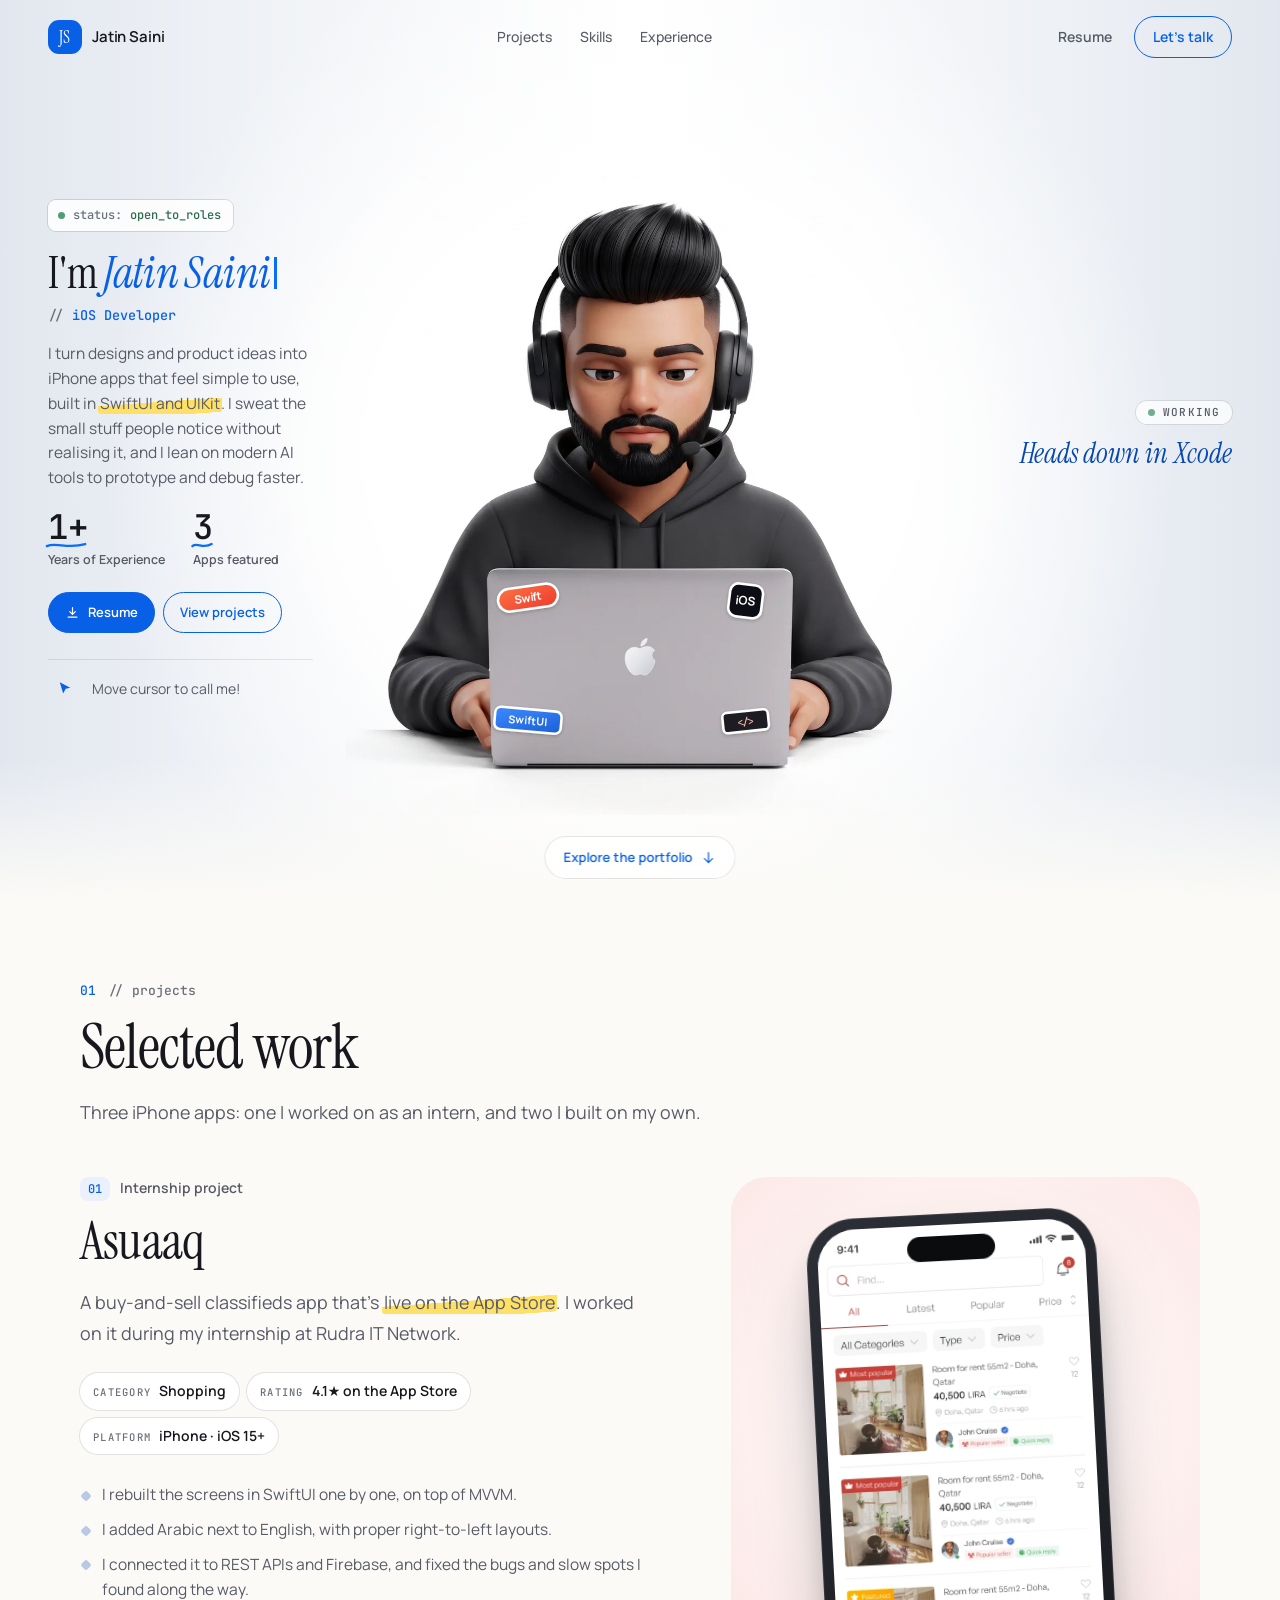
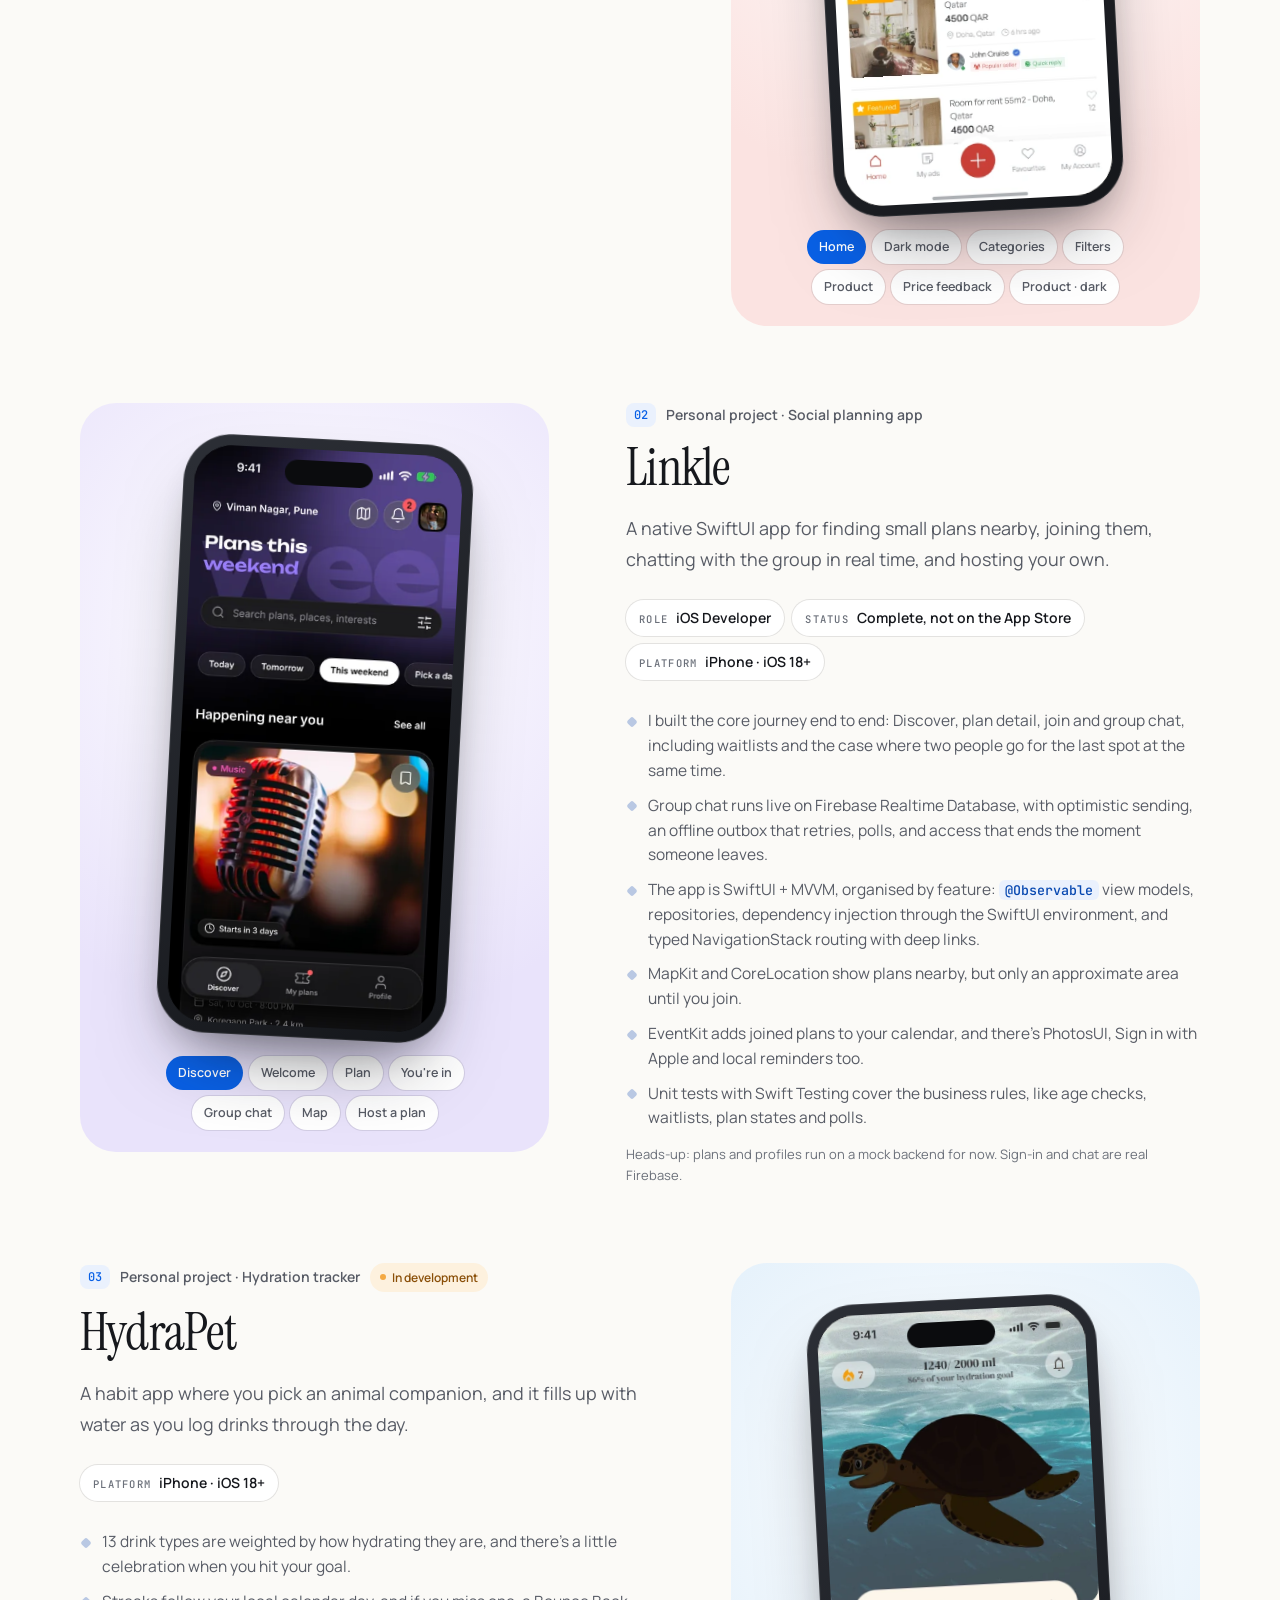
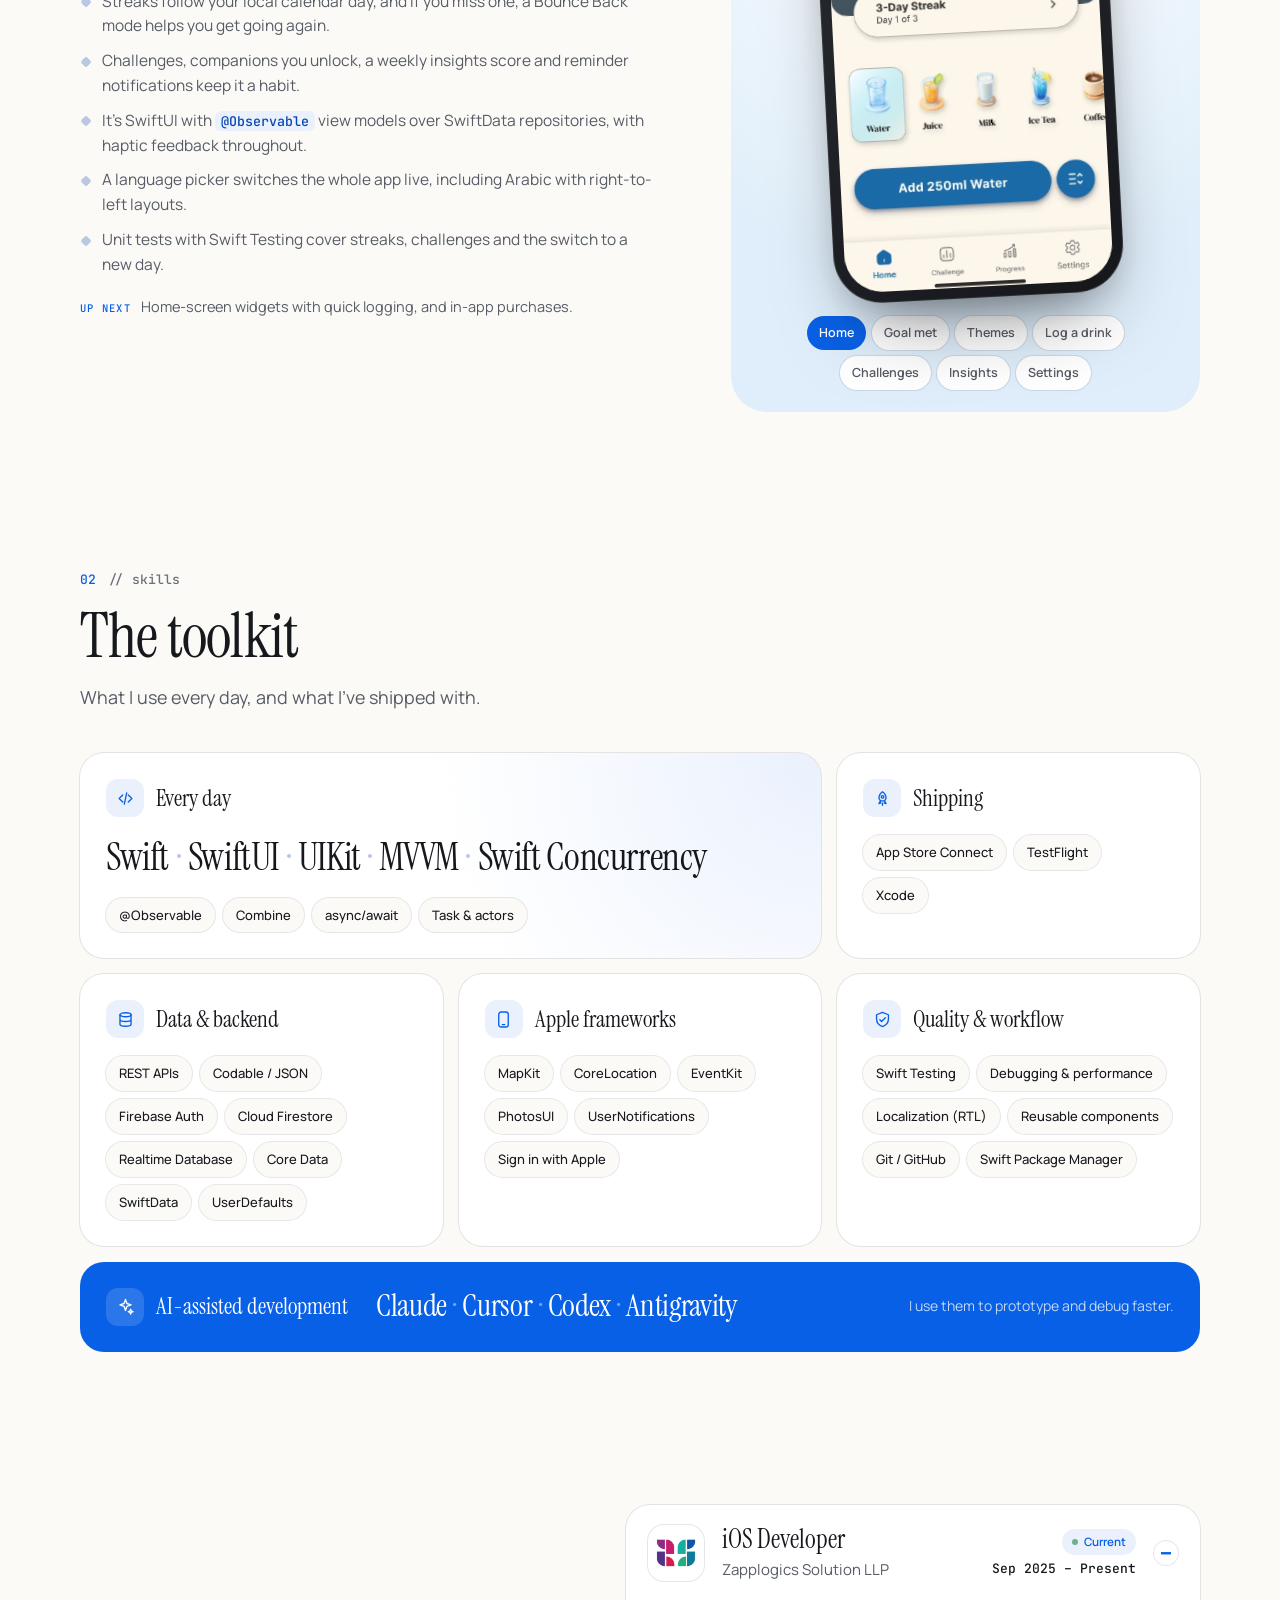
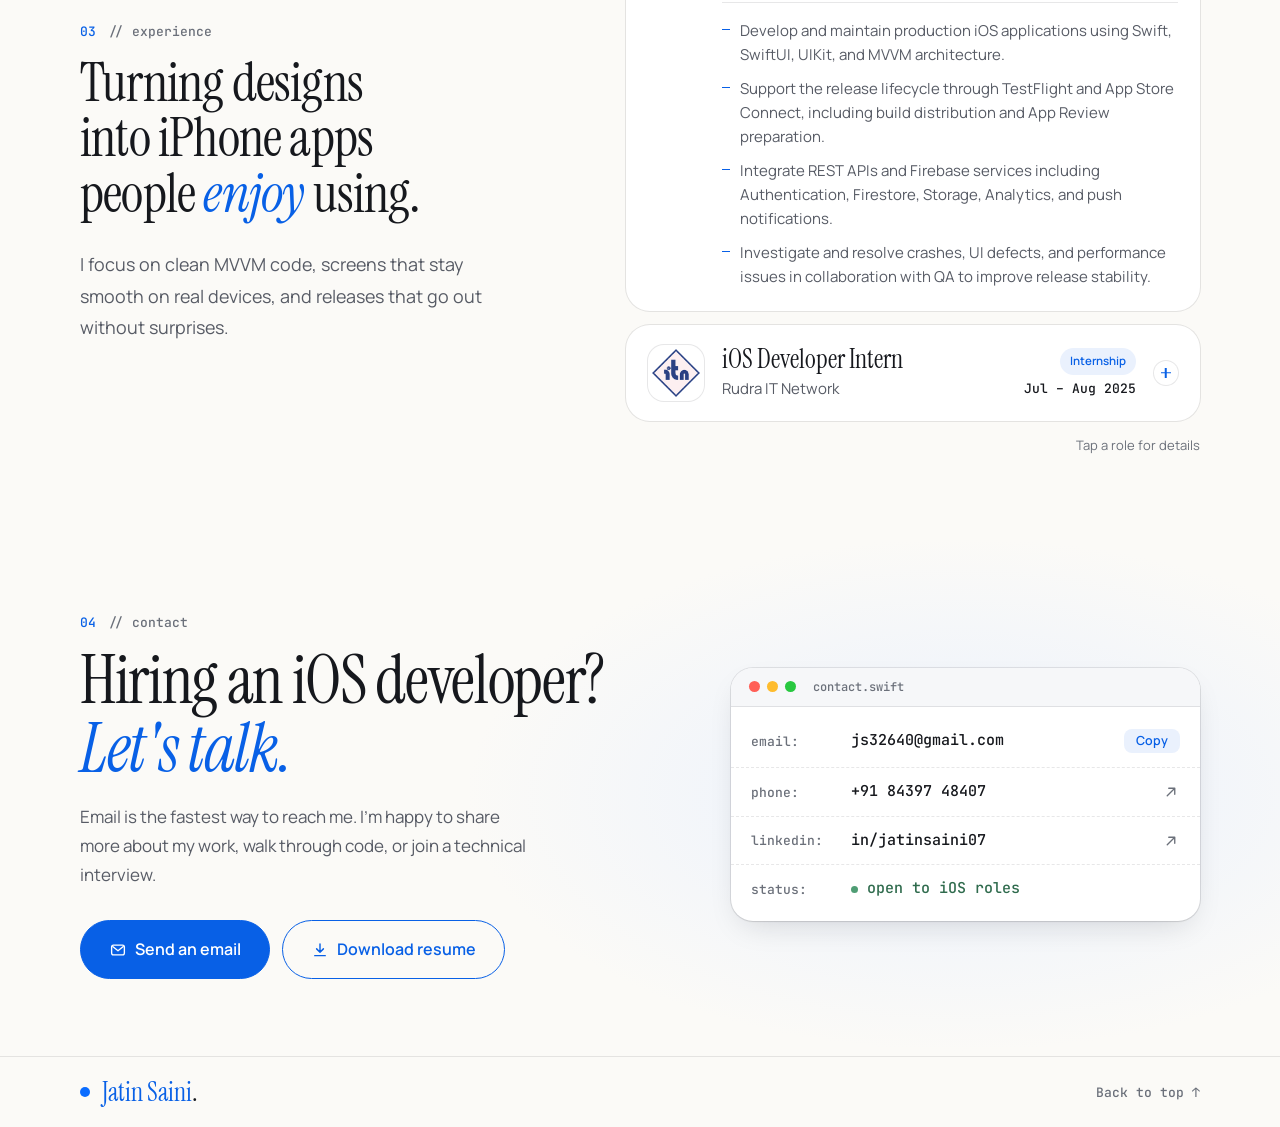
<file: index.html>
<!doctype html>
<html lang="en">
<head>
  <meta charset="utf-8">
  <meta name="viewport" content="width=device-width, initial-scale=1, viewport-fit=cover">
  <title>Jatin Saini — iOS Developer</title>
  <meta name="description" content="Jatin Saini, iOS Developer at Zapplogics Solution LLP. Builds production iPhone apps with Swift, SwiftUI, UIKit and MVVM, and works on the release process through TestFlight and the App Store. Open to iOS Developer roles.">
  <meta name="theme-color" content="#fbfaf7">
  <meta property="og:title" content="Jatin Saini — iOS Developer">
  <meta property="og:description" content="iOS Developer: Swift, SwiftUI, UIKit, Firebase and App Store release workflows. Open to iOS Developer roles.">
  <meta property="og:type" content="profile">
  <script type="application/ld+json">
  {
    "@context": "https://schema.org",
    "@type": "Person",
    "name": "Jatin Saini",
    "jobTitle": "iOS Developer",
    "sameAs": ["https://www.linkedin.com/in/jatinsaini07"],
    "email": "mailto:js32640@gmail.com",
    "worksFor": { "@type": "Organization", "name": "Zapplogics Solution LLP" },
    "alumniOf": { "@type": "CollegeOrUniversity", "name": "Chaudhary Charan Singh University, Meerut" },
    "knowsAbout": ["Swift", "SwiftUI", "UIKit", "MVVM", "Combine", "Swift Concurrency", "Core Data", "Firebase", "App Store Connect", "TestFlight"]
  }
  </script>
  <link rel="icon" href="data:image/svg+xml,%3Csvg xmlns='http://www.w3.org/2000/svg' viewBox='0 0 64 64'%3E%3Crect width='64' height='64' rx='16' fill='%230860e6'/%3E%3Ctext x='32' y='42' font-family='Georgia,serif' font-size='28' fill='%23fff' text-anchor='middle'%3EJS%3C/text%3E%3C/svg%3E">
  <link rel="preconnect" href="https://fonts.googleapis.com">
  <link rel="preconnect" href="https://fonts.gstatic.com" crossorigin>
  <link href="https://fonts.googleapis.com/css2?family=Instrument+Serif:ital@0;1&family=Manrope:wght@400;500;600;700&family=JetBrains+Mono:wght@400;500&display=swap" rel="stylesheet">
  <link rel="preload" as="image" href="frames/work-1.webp" fetchpriority="high">
  <link rel="preload" as="fetch" href="frames/manifest.json" crossorigin>
  <link rel="stylesheet" href="styles.css">
</head>
<body>

<header class="nav" data-nav>
  <a class="nav__brand" href="#top" aria-label="Jatin Saini, back to top">
    <span class="nav__mark">JS</span>
    <span class="nav__name">Jatin Saini</span>
  </a>
  <nav class="nav__links" aria-label="Primary">
    <a href="#work">Projects</a>
    <a href="#skills">Skills</a>
    <a href="#experience">Experience</a>
  </nav>
  <div class="nav__actions">
    <a class="nav__resume" href="assets/Jatin-Saini-iOS-Resume.pdf" target="_blank" rel="noopener">Resume</a>
    <a class="nav__cta" href="#contact">Let's talk</a>
  </div>
</header>

<main>
  <!-- ============ HERO ============ -->
  <section class="hero" id="top" data-hero data-state="work">
    <div class="hero__glow" aria-hidden="true"></div>

    <div class="hero__intro">
      <p class="avail avail--code"><span class="avail__dot" aria-hidden="true"></span><span class="avail__key">status:</span> open_to_roles</p>
      <h1 class="hero__hello">I'm <em>Jatin Saini</em><span class="caret" aria-hidden="true"></span></h1>
      <p class="hero__role"><span aria-hidden="true">// </span>iOS Developer</p>
      <p class="hero__pitch">I turn designs and product ideas into iPhone apps that feel simple to use, built in <mark class="hl">SwiftUI and UIKit</mark>. I sweat the small stuff people notice without realising it, and I lean on modern AI tools to prototype and debug faster.</p>
      <dl class="hero__stats">
        <div><dt>Years of Experience</dt><dd><span class="ul">1+<svg class="pen" viewBox="0 0 100 10" preserveAspectRatio="none" aria-hidden="true"><path d="M2 6 C 25 2, 55 9, 98 4"/></svg></span></dd></div>
        <div><dt>Apps featured</dt><dd><span class="ul">3<svg class="pen" viewBox="0 0 100 10" preserveAspectRatio="none" aria-hidden="true"><path d="M2 6 C 25 2, 55 9, 98 4"/></svg></span></dd></div>
      </dl>
      <div class="hero__cta">
        <a class="btn btn--solid btn--sm" href="assets/Jatin-Saini-iOS-Resume.pdf" target="_blank" rel="noopener">
          <svg viewBox="0 0 24 24" width="15" height="15" aria-hidden="true"><path d="M12 4v11m0 0l-4.5-4.5M12 15l4.5-4.5M5 19.5h14" fill="none" stroke="currentColor" stroke-width="1.9" stroke-linecap="round" stroke-linejoin="round"/></svg>
          Resume
        </a>
        <a class="btn btn--ghost btn--sm" href="#work">View projects</a>
      </div>
      <p class="hero__hint">
        <span class="hint-cursor" aria-hidden="true">
          <svg viewBox="0 0 24 24" width="18" height="18"><path d="M5 3l14 7.2-6.1 1.6L9.6 18z" fill="currentColor"/></svg>
        </span>
        <span class="hint-text hint-text--pointer">Move cursor to call me!</span>
        <span class="hint-text hint-text--touch">Tap me to say hi!</span>
      </p>
    </div>

    <div class="hero__stage" data-stage tabindex="0" role="button" aria-label="Say hi to Jatin">
      <canvas class="hero__frames" data-frames hidden></canvas>
      <!-- lid decoration for the 3D frames (coordinates of the 1856x2304 source frames) -->
      <div class="hero__kf" data-kf>
        <div class="hero__kf-frames">
          <img class="is-on" src="frames/work-1.webp" data-kf-src="work-1.webp" alt="" width="1080" height="1341" fetchpriority="high" decoding="async">
        </div>
        <svg class="hero__lid" data-lid viewBox="0 0 1856 2304" preserveAspectRatio="xMidYMax meet" aria-hidden="true">
          <defs>
            <linearGradient id="lidLogo" x1="0" y1="0" x2="1" y2="1">
              <stop offset="0" stop-color="#fbfbfc"/><stop offset=".55" stop-color="#e3e4e8"/><stop offset="1" stop-color="#c6c8ce"/>
            </linearGradient>
            <linearGradient id="lidSwift" x1="0" y1="0" x2="1" y2="1">
              <stop offset="0" stop-color="#fa7343"/><stop offset="1" stop-color="#f03a2e"/>
            </linearGradient>
            <linearGradient id="lidSwiftUI" x1="0" y1="0" x2="1" y2="1">
              <stop offset="0" stop-color="#3d8bff"/><stop offset="1" stop-color="#1b5fd6"/>
            </linearGradient>
            <filter id="lidShadow" x="-20%" y="-20%" width="140%" height="160%">
              <feDropShadow dx="0" dy="4" stdDeviation="5" flood-color="#2a2a33" flood-opacity=".28"/>
            </filter>
            <path id="appleMark" d="M50 33 C58 28 72 24 82 30 C86 32 89 35 91 38 A16 16 0 0 0 92 66 C90 80 82 96 72 104 C66 109 60 108 50 104 C40 108 34 109 28 104 C14 92 6 72 8 55 C10 36 26 26 40 30 C44 31 47 33 50 33 Z M52 26 C52 14 60 6 70 4 C70 16 62 24 52 26 Z"/>
          </defs>
          <!-- polished logo, centred on the lid -->
          <g transform="translate(873 1742) scale(1.12)">
            <use href="#appleMark" fill="url(#lidLogo)"/>
            <use href="#appleMark" fill="none" stroke="#ffffff" stroke-width="1.5" opacity=".8"/>
          </g>
          <!-- stickers -->
          <g filter="url(#lidShadow)" font-family="Manrope, -apple-system, sans-serif" font-weight="700" text-anchor="middle">
            <g transform="rotate(-8 575 1618)">
              <rect x="480" y="1582" width="190" height="72" rx="36" fill="url(#lidSwift)" stroke="#fff" stroke-width="8"/>
              <text x="575" y="1631" font-size="36" fill="#fff">Swift</text>
            </g>
            <g transform="rotate(7 1262 1628)">
              <rect x="1210" y="1576" width="104" height="104" rx="26" fill="#111114" stroke="#fff" stroke-width="8"/>
              <text x="1262" y="1641" font-size="38" fill="#fff">iOS</text>
            </g>
            <g transform="rotate(5 575 2005)">
              <rect x="470" y="1970" width="210" height="70" rx="18" fill="url(#lidSwiftUI)" stroke="#fff" stroke-width="8"/>
              <text x="575" y="2018" font-size="34" fill="#fff">SwiftUI</text>
            </g>
            <g transform="rotate(-6 1262 2008)">
              <rect x="1190" y="1976" width="144" height="64" rx="14" fill="#1c1c22" stroke="#fff" stroke-width="8"/>
              <text x="1262" y="2020" font-size="32" font-family="JetBrains Mono, monospace" font-weight="500" fill="#ffb4a2">&lt;/&gt;</text>
            </g>
          </g>
        </svg>
      </div>
      <svg id="dev" class="hero__svg" viewBox="110 20 420 520" preserveAspectRatio="xMidYMax meet" aria-hidden="true">
        <!-- Flat illustration: one base colour and one crisp shadow per material, no translucent layers -->
        <defs>
          <path id="facePath" d="M264 168 C264 126 290 104 320 104 C350 104 376 126 376 168 C376 200 369 224 353 239 C342 248 331 252 320 252 C309 252 298 248 287 239 C271 224 264 200 264 168 Z"/>
          <path id="scleraL" d="M285 184 C290 178 306 177.5 311 183 C306 187.5 290 188.5 285 184 Z"/>
          <path id="scleraR" d="M355 184 C350 178 334 177.5 329 183 C334 187.5 350 188.5 355 184 Z"/>
          <clipPath id="clipFace"><use href="#facePath"/></clipPath>
          <clipPath id="clipEyeL"><use href="#scleraL"/></clipPath>
          <clipPath id="clipEyeR"><use href="#scleraR"/></clipPath>
          <!-- the desk hides everything below the laptop base -->
          <clipPath id="clipDesk"><rect x="-100" y="-100" width="840" height="588"/></clipPath>
          <linearGradient id="gMacLid" x1="0" y1="0" x2="0" y2="1">
            <stop offset="0" stop-color="#e9ebee"/><stop offset=".55" stop-color="#d9dce1"/><stop offset="1" stop-color="#c9cdd3"/>
          </linearGradient>
          <linearGradient id="gMacSheen" x1="0" y1="0" x2="1" y2="1">
            <stop offset="0" stop-color="#ffffff" stop-opacity=".55"/><stop offset=".35" stop-color="#ffffff" stop-opacity="0"/>
            <stop offset=".62" stop-color="#ffffff" stop-opacity=".22"/><stop offset=".7" stop-color="#ffffff" stop-opacity="0"/>
          </linearGradient>
          <linearGradient id="fbLogo" x1="0" y1="0" x2="1" y2="1">
            <stop offset="0" stop-color="#fbfbfc"/><stop offset=".55" stop-color="#e3e4e8"/><stop offset="1" stop-color="#c6c8ce"/>
          </linearGradient>
          <linearGradient id="fbSwift" x1="0" y1="0" x2="1" y2="1">
            <stop offset="0" stop-color="#fa7343"/><stop offset="1" stop-color="#f03a2e"/>
          </linearGradient>
          <linearGradient id="fbSwiftUI" x1="0" y1="0" x2="1" y2="1">
            <stop offset="0" stop-color="#3d8bff"/><stop offset="1" stop-color="#1b5fd6"/>
          </linearGradient>
          <filter id="fbShadow" x="-20%" y="-20%" width="140%" height="160%">
            <feDropShadow dx="0" dy="4" stdDeviation="5" flood-color="#2a2a33" flood-opacity=".28"/>
          </filter>
          <path id="fbApple" d="M50 33 C58 28 72 24 82 30 C86 32 89 35 91 38 A16 16 0 0 0 92 66 C90 80 82 96 72 104 C66 109 60 108 50 104 C40 108 34 109 28 104 C14 92 6 72 8 55 C10 36 26 26 40 30 C44 31 47 33 50 33 Z M52 26 C52 14 60 6 70 4 C70 16 62 24 52 26 Z"/>
        
          <radialGradient id="gMacBadge" cx=".35" cy=".3" r=".8">
            <stop offset="0" stop-color="#ffffff"/><stop offset=".6" stop-color="#e6e8ec"/><stop offset="1" stop-color="#c3c7ce"/>
          </radialGradient>
          <linearGradient id="gMacBase" x1="0" y1="0" x2="0" y2="1">
            <stop offset="0" stop-color="#e6e8eb"/><stop offset=".5" stop-color="#cfd2d8"/><stop offset="1" stop-color="#b4b8c0"/>
          </linearGradient>
          <radialGradient id="gShadow">
            <stop offset="0" stop-color="#1a1d24" stop-opacity=".22"/><stop offset="1" stop-color="#1a1d24" stop-opacity="0"/>
          </radialGradient>
        </defs>

        <!-- contact shadow on the desk -->
        <ellipse cx="320" cy="497" rx="240" ry="16" fill="url(#gShadow)"/>

        <g id="rig" clip-path="url(#clipDesk)">
          <!-- hoodie -->
          <path d="M172 560 C174 350 214 284 320 276 C426 284 466 350 468 560 Z" fill="#2e2329"/>
          <path d="M320 290 C380 300 404 360 400 560 H468 C466 350 426 284 320 276 Z" fill="#251c21"/>
          <path d="M262 284 C274 258 366 258 378 284 C364 302 276 302 262 284 Z" fill="#3a2d34"/>
          <path d="M284 277 C298 266 342 266 356 277 C344 289 296 289 284 277 Z" fill="#1a1317"/>
          <path d="M305 292 L302 336 M335 292 L338 336" stroke="#eee4e6" stroke-width="2.4" stroke-linecap="round"/>
          <rect x="299.5" y="334" width="5" height="9" rx="2" fill="#c9b8bd"/>
          <rect x="335.5" y="334" width="5" height="9" rx="2" fill="#c9b8bd"/>

          <!-- neck -->
          <path d="M298 214 H342 V268 C342 281 298 281 298 268 Z" fill="#d49b78"/>
          <path d="M298 230 C310 248 330 248 342 230 V250 C330 262 310 262 298 250 Z" fill="#bd835f"/>

          <!-- arms (behind the laptop) -->
          <path id="armL" d="M236 292 Q212 390 262 470" fill="none" stroke="#2e2329" stroke-width="30" stroke-linecap="round"/>
          <path id="armR" d="M404 292 Q428 390 378 470" fill="none" stroke="#2e2329" stroke-width="30" stroke-linecap="round"/>

          <!-- head -->
          <g id="head">
            <!-- ears -->
            <path d="M267 172 C255 166 251 180 253 190 C255 202 263 207 269 205 Z" fill="#cf9570"/>
            <path d="M263 181 C259 184 259 191 263 195" fill="none" stroke="#b57954" stroke-width="2" stroke-linecap="round"/>
            <path d="M373 172 C385 166 389 180 387 190 C385 202 377 207 371 205 Z" fill="#c68b66"/>
            <path d="M377 181 C381 184 381 191 377 195" fill="none" stroke="#ad7250" stroke-width="2" stroke-linecap="round"/>

            <!-- face: base + one shadow side -->
            <use href="#facePath" fill="#d8a07e"/>
            <path d="M354 118 C372 136 378 176 370 206 C362 230 344 246 326 251 C346 236 360 210 362 178 C364 150 360 132 354 118 Z" fill="#c78d69"/>

            <!-- beard: one solid shape along the jaw and chin -->
            <path d="M266 178 C268 210 280 234 298 246 C306 251 313 253 320 253 C327 253 334 251 342 246 C360 234 372 210 374 178 C370 198 362 213 352 222 C345 228 339 232 334 236 C327 241 313 241 306 236 C301 232 295 228 288 222 C278 213 270 198 266 178 Z" fill="#241a1d"/>

            <!-- hair: faded sides, pompadour, one highlight shape -->
            <path d="M265 180 C261 162 262 146 268 134 L279 140 C273 152 271 166 271 182 Z" fill="#43363a"/>
            <path d="M375 180 C379 162 378 146 372 134 L361 140 C367 152 369 166 369 182 Z" fill="#43363a"/>
            <path d="M265 152 C260 118 280 86 318 76 C354 68 386 86 386 124 C386 138 382 150 377 160 C373 148 367 140 359 136 C345 140 327 138 313 132 C299 138 285 140 272 140 C269 143 267 147 265 152 Z" fill="#1f1619"/>
            <path d="M286 128 C296 102 322 86 352 86 C368 86 380 94 384 108 C370 98 352 96 336 100 C318 104 300 114 286 128 Z" fill="#3a2c32"/>

            <g id="face">
              <ellipse id="cheekL" cx="288" cy="206" rx="10" ry="5.5" fill="#e58a80" opacity="0"/>
              <ellipse id="cheekR" cx="352" cy="206" rx="10" ry="5.5" fill="#e58a80" opacity="0"/>
              <!-- eyes: sclera, iris (moves), lash line; the group scales to blink -->
              <g id="eyeGL">
                <use href="#scleraL" fill="#ffffff"/>
                <g clip-path="url(#clipEyeL)">
                  <g id="irisL">
                    <circle cx="298" cy="183" r="5.4" fill="#3b2519"/>
                    <circle cx="298" cy="183" r="2.6" fill="#120b0d"/>
                    <circle cx="300" cy="181" r="1.4" fill="#ffffff"/>
                  </g>
                </g>
                <path d="M284.5 184 C289.5 177.5 306.5 177 311.5 183" fill="none" stroke="#1a1114" stroke-width="2.6" stroke-linecap="round"/>
              </g>
              <g id="eyeGR">
                <use href="#scleraR" fill="#ffffff"/>
                <g clip-path="url(#clipEyeR)">
                  <g id="irisR">
                    <circle cx="342" cy="183" r="5.4" fill="#3b2519"/>
                    <circle cx="342" cy="183" r="2.6" fill="#120b0d"/>
                    <circle cx="344" cy="181" r="1.4" fill="#ffffff"/>
                  </g>
                </g>
                <path d="M355.5 184 C350.5 177.5 333.5 177 328.5 183" fill="none" stroke="#1a1114" stroke-width="2.6" stroke-linecap="round"/>
              </g>
              <!-- brows -->
              <path id="browL" d="M281 167 C289 160.5 302 158 314 160.5 L313.5 166 C302 163.5 291 164.5 283 171 Z" fill="#1f1619"/>
              <path id="browR" d="M359 167 C351 160.5 338 158 326 160.5 L326.5 166 C338 163.5 349 164.5 357 171 Z" fill="#1f1619"/>
              <!-- nose -->
              <path d="M325 194 C327 199 329 203 328.5 206.5" fill="none" stroke="#c28763" stroke-width="1.8" stroke-linecap="round"/>
              <path d="M313 207.5 C316 212 324 212 327 207.5" fill="none" stroke="#b97d5a" stroke-width="2.4" stroke-linecap="round"/>
              <!-- mustache (joins the beard) -->
              <path d="M303 219 C309 213.5 316 213.5 320 215.5 C324 213.5 331 213.5 337 219 C331 218 325 217.8 320 218.8 C315 217.8 309 218 303 219 Z" fill="#241a1d"/>
              <path d="M303 219 C300 225 300 231 303 237 L306.5 236 C304.5 230 304.5 225 306.5 220 Z M337 219 C340 225 340 231 337 237 L333.5 236 C335.5 230 335.5 225 333.5 220 Z" fill="#241a1d"/>
              <!-- lips (reshaped every frame) -->
              <path id="mouth" d="M309 224 Q320 221 331 224 Q320 231 309 224 Z" fill="#a4605a"/>
            </g>
          </g>

          <!-- headset: matte black with a rose accent -->
          <g id="headset">
            <path id="band" d="" fill="none" stroke="#1f191c" stroke-width="9" stroke-linecap="round"/>
            <path id="bandInner" d="" fill="none" stroke="#d6a39b" stroke-width="2.5" stroke-linecap="round"/>
            <g id="cupL">
              <rect x="-12" y="-20" width="24" height="40" rx="11" fill="#1f191c"/>
              <rect x="-6" y="-13" width="12" height="26" rx="6" fill="#d6a39b"/>
            </g>
            <g id="cupR">
              <rect x="-12" y="-20" width="24" height="40" rx="11" fill="#1f191c"/>
              <rect x="-6" y="-13" width="12" height="26" rx="6" fill="#d6a39b"/>
            </g>
          </g>

          <!-- hands -->
          <g id="handL" fill="#d8a07e">
            <rect x="-11" y="-21" width="6" height="18" rx="3"/>
            <rect x="-4.5" y="-25" width="6" height="22" rx="3"/>
            <rect x="2" y="-24" width="6" height="21" rx="3"/>
            <rect x="8.5" y="-18" width="5.5" height="15" rx="2.75"/>
            <rect x="-20" y="-3" width="7" height="16" rx="3.5" transform="rotate(-38 -16.5 5)"/>
            <rect x="-12.5" y="-8" width="27" height="24" rx="10"/>
          </g>
          <g id="handR">
            <rect id="finger" x="-4.5" y="6" width="9" height="28" rx="4.5" fill="#d8a07e" transform="rotate(18)"/>
            <rect x="-14" y="-12" width="28" height="26" rx="11" fill="#d8a07e"/>
            <rect x="-16" y="-2" width="8" height="14" rx="4" fill="#c78d69" transform="rotate(-20 -12 5)"/>
          </g>
        </g>

        <!-- laptop: MacBook-style aluminium unibody, seen from behind -->
        <g id="laptop">
          <!-- lid -->
          <path d="M176 314 Q176 294 196 294 H444 Q464 294 464 314 V476 H176 Z" fill="url(#gMacLid)"/>
          <path d="M176 314 Q176 294 196 294 H444 Q464 294 464 314 V476 H176 Z" fill="url(#gMacSheen)"/>
          <path d="M176 314 Q176 294 196 294 H444 Q464 294 464 314" fill="none" stroke="#f7f8fa" stroke-width="1.6"/>
          <path d="M176 314 V476 M464 314 V476" stroke="#b9bdc4" stroke-width="1"/>
          <!-- screen light spilling over the top edge -->
          <path d="M200 294.5 H440" stroke="#dfeaff" stroke-width="1.2" opacity=".9"/>
          <!-- logo and stickers, mapped from the 3D frames' lid -->
          <g transform="translate(176 294) scale(.3 .296) translate(-448 -1526)">
        <!-- polished logo, centred on the lid -->
        <g transform="translate(873 1742) scale(1.12)">
          <use href="#fbApple" fill="url(#fbLogo)"/>
          <use href="#fbApple" fill="none" stroke="#ffffff" stroke-width="1.5" opacity=".8"/>
        </g>
        <!-- stickers -->
        <g filter="url(#fbShadow)" font-family="Manrope, -apple-system, sans-serif" font-weight="700" text-anchor="middle">
          <g transform="rotate(-8 575 1618)">
            <rect x="480" y="1582" width="190" height="72" rx="36" fill="url(#fbSwift)" stroke="#fff" stroke-width="8"/>
            <text x="575" y="1631" font-size="36" fill="#fff">Swift</text>
          </g>
          <g transform="rotate(7 1262 1628)">
            <rect x="1210" y="1576" width="104" height="104" rx="26" fill="#111114" stroke="#fff" stroke-width="8"/>
            <text x="1262" y="1641" font-size="38" fill="#fff">iOS</text>
          </g>
          <g transform="rotate(5 575 2005)">
            <rect x="470" y="1970" width="210" height="70" rx="18" fill="url(#fbSwiftUI)" stroke="#fff" stroke-width="8"/>
            <text x="575" y="2018" font-size="34" fill="#fff">SwiftUI</text>
          </g>
          <g transform="rotate(-6 1262 2008)">
            <rect x="1190" y="1976" width="144" height="64" rx="14" fill="#1c1c22" stroke="#fff" stroke-width="8"/>
            <text x="1262" y="2020" font-size="32" font-family="JetBrains Mono, monospace" font-weight="500" fill="#ffb4a2">&lt;/&gt;</text>
          </g>
        </g>
          </g>
          <!-- hinge -->
          <rect x="182" y="474" width="276" height="6" rx="3" fill="#2b2d31"/>
          <rect x="182" y="474" width="276" height="1.4" fill="#55585e"/>
          <!-- base front lip with the thumb notch -->
          <path d="M140 480 H500 Q508 480 508 487 Q508 495 498 496 H142 Q132 495 132 487 Q132 480 140 480 Z" fill="url(#gMacBase)"/>
          <path d="M140 480.6 H500" stroke="#f4f5f7" stroke-width="1.2"/>
          <path d="M290 480.5 H350 Q348 485 340 485.5 H300 Q292 485 290 480.5 Z" fill="#a9aeb6"/>
          <path d="M150 495.6 H490" stroke="#8e939b" stroke-width="1"/>
        </g>
      </svg>
    </div>

    <div class="hero__aside">
      <p class="hero__status"><span class="dot" aria-hidden="true"></span><span data-status>Working</span></p>
      <p class="hero__message is-in" data-message aria-live="polite">Heads down in Xcode</p>
    </div>

    <a class="hero__scroll" href="#work" data-scroll-cue>
      <span>Explore the portfolio</span>
      <svg viewBox="0 0 24 24" width="16" height="16" aria-hidden="true"><path d="M12 4v15m0 0l-6-6m6 6l6-6" fill="none" stroke="currentColor" stroke-width="1.8" stroke-linecap="round" stroke-linejoin="round"/></svg>
    </a>
  </section>

  <!-- ============ PROJECTS ============ -->
  <section class="section work" id="work">
    <div class="wrap work__head">
      <p class="eyebrow reveal"><b>01</b> // projects</p>
      <h2 class="display reveal">Selected work</h2>
      <p class="lead reveal">Three iPhone apps: one I worked on as an intern, and two I built on my own.</p>
    </div>

    <div class="wrap work__grid">
      <div class="work__copy">
        <p class="case__meta reveal"><span class="case__n">01</span>Internship project</p>
        <h3 class="display display--case reveal">Asuaaq</h3>
        <p class="lead reveal">A buy-and-sell classifieds app that's <mark class="hl">live on the App Store</mark>. I worked on it during my internship at Rudra IT Network.</p>
        <ul class="facts reveal"><li><span>Category</span>Shopping</li><li><span>Rating</span>4.1★ on the App Store</li><li><span>Platform</span>iPhone · iOS 15+</li></ul>
        <div class="did reveal">
          <ul>
            <li>I rebuilt the screens in SwiftUI one by one, on top of MVVM.</li>
            <li>I added Arabic next to English, with proper right-to-left layouts.</li>
            <li>I connected it to REST APIs and Firebase, and fixed the bugs and slow spots I found along the way.</li>
          </ul>
        </div>
      </div>

      <div class="showcase reveal" data-showcase data-tint="asuaaq">
        <div class="phone">
          <div class="phone__frame">
            <div class="phone__island" aria-hidden="true"></div>
            <div class="phone__screen phone__screen--asuaaq">
              <img class="shot is-on" src="assets/asuaaq/home.webp" alt="Asuaaq home: listings with filters and categories" data-shot="home" width="375" height="812">
              <img class="shot" src="assets/asuaaq/dark.webp" alt="Asuaaq home in dark mode" data-shot="dark" width="375" height="812" loading="lazy">
              <img class="shot" src="assets/asuaaq/categories.webp" alt="Onboarding sheet: select your interested categories" data-shot="categories" width="375" height="812" loading="lazy">
              <div class="shot shot--tall" data-shot="filters" role="img" aria-label="Category filter sheet"><img class="shot__body" src="assets/asuaaq/filters.webp" alt="" width="375" height="1118" loading="lazy"><img class="shot__top" src="assets/asuaaq/filters-top.webp" alt="" width="375" height="44" loading="lazy"></div>
              <div class="shot shot--tall" data-shot="product" role="img" aria-label="Product details page with seller and similar listings"><img class="shot__body" src="assets/asuaaq/product.webp" alt="" width="375" height="1830" loading="lazy"><img class="shot__top" src="assets/asuaaq/product-top.webp" alt="" width="375" height="44" loading="lazy"></div>
              <img class="shot" src="assets/asuaaq/feedback.webp" alt="Price feedback dialog on the product page" data-shot="feedback" width="375" height="812" loading="lazy">
              <div class="shot shot--tall" data-shot="product-dark" role="img" aria-label="Product details page in dark mode"><img class="shot__body" src="assets/asuaaq/product-dark.webp" alt="" width="375" height="1814" loading="lazy"><img class="shot__top" src="assets/asuaaq/product-dark-top.webp" alt="" width="375" height="44" loading="lazy"></div>
            </div>
          </div>
        </div>
        <div class="shots" role="tablist" aria-label="Asuaaq screens">
          <button type="button" role="tab" class="is-on" aria-selected="true" data-shot-btn="home">Home</button>
          <button type="button" role="tab" aria-selected="false" data-shot-btn="dark">Dark mode</button>
          <button type="button" role="tab" aria-selected="false" data-shot-btn="categories">Categories</button>
          <button type="button" role="tab" aria-selected="false" data-shot-btn="filters">Filters</button>
          <button type="button" role="tab" aria-selected="false" data-shot-btn="product">Product</button>
          <button type="button" role="tab" aria-selected="false" data-shot-btn="feedback">Price feedback</button>
          <button type="button" role="tab" aria-selected="false" data-shot-btn="product-dark">Product · dark</button>
        </div>
      </div>
    </div>
  </section>

  <!-- ============ LINKLE ============ -->
  <section class="section work work--alt" id="linkle" aria-labelledby="linkle-title">
    <div class="wrap work__grid">
      <div class="work__copy">
        <p class="case__meta reveal"><span class="case__n">02</span>Personal project · Social planning app</p>
        <h3 class="display display--case reveal" id="linkle-title">Linkle</h3>
        <p class="lead reveal">A native SwiftUI app for finding small plans nearby, joining them, chatting with the group in real time, and hosting your own.</p>
        <ul class="facts reveal"><li><span>Role</span>iOS Developer</li><li><span>Status</span>Complete, not on the App Store</li><li><span>Platform</span>iPhone · iOS 18+</li></ul>
        <div class="did reveal">
          <ul>
            <li>I built the core journey end to end: Discover, plan detail, join and group chat, including waitlists and the case where two people go for the last spot at the same time.</li>
            <li>Group chat runs live on Firebase Realtime Database, with optimistic sending, an offline outbox that retries, polls, and access that ends the moment someone leaves.</li>
            <li>The app is SwiftUI + MVVM, organised by feature: <code>@Observable</code> view models, repositories, dependency injection through the SwiftUI environment, and typed NavigationStack routing with deep links.</li>
            <li>MapKit and CoreLocation show plans nearby, but only an approximate area until you join.</li>
            <li>EventKit adds joined plans to your calendar, and there's PhotosUI, Sign in with Apple and local reminders too.</li>
            <li>Unit tests with Swift Testing cover the business rules, like age checks, waitlists, plan states and polls.</li>
          </ul>
        </div>
        <p class="note reveal">Heads-up: plans and profiles run on a mock backend for now. Sign-in and chat are real Firebase.</p>
      </div>

      <div class="showcase reveal" data-showcase data-tint="linkle">
        <div class="phone">
          <div class="phone__frame">
            <div class="phone__island" aria-hidden="true"></div>
            <div class="phone__screen phone__screen--linkle">
              <img class="shot is-on" src="assets/linkle/discover.webp" alt="Linkle Discover: plans this weekend near the user" data-shot="discover" width="402" height="874">
              <img class="shot" src="assets/linkle/welcome.webp" alt="Welcome screen: find your people, with phone, Apple and email sign-in" data-shot="welcome" width="402" height="874" loading="lazy">
              <img class="shot" src="assets/linkle/plan.webp" alt="Plan detail for an open mic night, with the joined state" data-shot="plan" width="402" height="874" loading="lazy">
              <img class="shot" src="assets/linkle/joined.webp" alt="You're in: open the group chat or add the plan to the calendar" data-shot="joined" width="402" height="874" loading="lazy">
              <img class="shot" src="assets/linkle/chat.webp" alt="Group chat with a poll and messages from the group" data-shot="chat" width="402" height="874" loading="lazy">
              <img class="shot" src="assets/linkle/map.webp" alt="Map of plans in the area" data-shot="map" width="402" height="874" loading="lazy">
              <img class="shot" src="assets/linkle/create.webp" alt="Create a plan, step 1 of 4: title and category" data-shot="create" width="402" height="874" loading="lazy">
            </div>
          </div>
        </div>
        <div class="shots" role="tablist" aria-label="Linkle screens">
          <button type="button" role="tab" class="is-on" aria-selected="true" data-shot-btn="discover">Discover</button>
          <button type="button" role="tab" aria-selected="false" data-shot-btn="welcome">Welcome</button>
          <button type="button" role="tab" aria-selected="false" data-shot-btn="plan">Plan</button>
          <button type="button" role="tab" aria-selected="false" data-shot-btn="joined">You're in</button>
          <button type="button" role="tab" aria-selected="false" data-shot-btn="chat">Group chat</button>
          <button type="button" role="tab" aria-selected="false" data-shot-btn="map">Map</button>
          <button type="button" role="tab" aria-selected="false" data-shot-btn="create">Host a plan</button>
        </div>
      </div>
    </div>
  </section>

  <!-- ============ HYDRAPET (in development) ============ -->
  <section class="section work" id="hydrapet" aria-label="HydraPet">
    <div class="wrap work__grid">
      <div class="work__copy">
        <p class="case__meta reveal"><span class="case__n">03</span>Personal project · Hydration tracker <span class="tag tag--dev">In development</span></p>
        <h3 class="display display--case reveal" id="hydrapet-title">HydraPet</h3>
        <p class="lead reveal">A habit app where you pick an animal companion, and it fills up with water as you log drinks through the day.</p>
        <ul class="facts reveal"><li><span>Platform</span>iPhone · iOS 18+</li></ul>
        <div class="did reveal">
          <ul>
            <li>13 drink types are weighted by how hydrating they are, and there's a little celebration when you hit your goal.</li>
            <li>Streaks follow your local calendar day, and if you miss one, a Bounce Back mode helps you get going again.</li>
            <li>Challenges, companions you unlock, a weekly insights score and reminder notifications keep it a habit.</li>
            <li>It's SwiftUI with <code>@Observable</code> view models over SwiftData repositories, with haptic feedback throughout.</li>
            <li>A language picker switches the whole app live, including Arabic with right-to-left layouts.</li>
            <li>Unit tests with Swift Testing cover streaks, challenges and the switch to a new day.</li>
          </ul>
        </div>
        <p class="next reveal"><span>Up next</span>Home-screen widgets with quick logging, and in-app purchases.</p>
      </div>

      <div class="showcase reveal" data-showcase data-tint="hydrapet">
        <div class="phone">
          <div class="phone__frame">
            <div class="phone__island" aria-hidden="true"></div>
            <div class="phone__screen">
              <img class="shot is-on" src="assets/hydrapet/home.webp" alt="HydraPet home: the turtle fills with water toward the daily goal" data-shot="home" width="393" height="852">
              <img class="shot" src="assets/hydrapet/goal.webp" alt="Goal achieved: the camel is full and confetti plays" data-shot="goal" width="393" height="852" loading="lazy">
              <img class="shot" src="assets/hydrapet/camel.webp" alt="Desert theme with the camel companion" data-shot="camel" width="393" height="852" loading="lazy">
              <img class="shot" src="assets/hydrapet/adjust.webp" alt="Adjust quantity sheet with cup and bottle presets" data-shot="adjust" width="393" height="852" loading="lazy">
              <div class="shot shot--tall" data-shot="challenges" role="img" aria-label="Challenges: today's focus streak and challenge collections"><img class="shot__body" src="assets/hydrapet/challenges.webp" alt="" width="393" height="1037" loading="lazy"><img class="shot__top" src="assets/hydrapet/challenges-top.webp" alt="" width="393" height="48" loading="lazy"><img class="shot__tab" src="assets/hydrapet/challenges-tab.webp" alt="" width="393" height="84" loading="lazy"></div>
              <div class="shot shot--tall" data-shot="insights" role="img" aria-label="Insights: weekly hydration score and drink breakdown"><img class="shot__body" src="assets/hydrapet/insights.webp" alt="" width="393" height="1411" loading="lazy"><img class="shot__top" src="assets/hydrapet/insights-top.webp" alt="" width="393" height="48" loading="lazy"><img class="shot__tab" src="assets/hydrapet/insights-tab.webp" alt="" width="393" height="84" loading="lazy"></div>
              <div class="shot shot--tall" data-shot="settings" role="img" aria-label="Settings: companion, goals, reminders and appearance"><img class="shot__body" src="assets/hydrapet/settings.webp" alt="" width="393" height="1955" loading="lazy"><img class="shot__top" src="assets/hydrapet/settings-top.webp" alt="" width="393" height="48" loading="lazy"><img class="shot__tab" src="assets/hydrapet/settings-tab.webp" alt="" width="393" height="84" loading="lazy"></div>
            </div>
          </div>
        </div>
        <div class="shots" role="tablist" aria-label="HydraPet screens">
          <button type="button" role="tab" class="is-on" aria-selected="true" data-shot-btn="home">Home</button>
          <button type="button" role="tab" aria-selected="false" data-shot-btn="goal">Goal met</button>
          <button type="button" role="tab" aria-selected="false" data-shot-btn="camel">Themes</button>
          <button type="button" role="tab" aria-selected="false" data-shot-btn="adjust">Log a drink</button>
          <button type="button" role="tab" aria-selected="false" data-shot-btn="challenges">Challenges</button>
          <button type="button" role="tab" aria-selected="false" data-shot-btn="insights">Insights</button>
          <button type="button" role="tab" aria-selected="false" data-shot-btn="settings">Settings</button>
        </div>
      </div>
    </div>
  </section>

  <!-- ============ SKILLS ============ -->
  <section class="section skills" id="skills">
    <div class="wrap">
      <p class="eyebrow reveal"><b>02</b> // skills</p>
      <h2 class="display reveal">The toolkit</h2>
      <p class="lead skills__lead reveal">What I use every day, and what I've shipped with.</p>
      <div class="bento">
        <article class="tile tile--core reveal">
          <div class="tile__head"><span class="tile__icon" aria-hidden="true"><svg viewBox="0 0 24 24"><path d="M8.5 7.5 4 12l4.5 4.5M15.5 7.5 20 12l-4.5 4.5M13.5 5l-3 14"/></svg></span><h3>Every day</h3></div>
          <p class="tile__big">Swift <i>·</i> SwiftUI <i>·</i> UIKit <i>·</i> MVVM <i>·</i> Swift Concurrency</p>
          <ul class="chips"><li>@Observable</li><li>Combine</li><li>async/await</li><li>Task &amp; actors</li></ul>
        </article>
        <article class="tile reveal">
          <div class="tile__head"><span class="tile__icon" aria-hidden="true"><svg viewBox="0 0 24 24"><path d="M12 3.5c3 2 4.5 5 4.5 8.5l-2 3h-5l-2-3c0-3.5 1.5-6.5 4.5-8.5z"/><circle cx="12" cy="10" r="1.6"/><path d="M9.5 15l-2 3.5 2.5-1M14.5 15l2 3.5-2.5-1M12 18v2.5"/></svg></span><h3>Shipping</h3></div>
          <ul class="chips"><li>App Store Connect</li><li>TestFlight</li><li>Xcode</li></ul>
        </article>
        <article class="tile reveal">
          <div class="tile__head"><span class="tile__icon" aria-hidden="true"><svg viewBox="0 0 24 24"><ellipse cx="12" cy="6" rx="7" ry="2.5"/><path d="M5 6v6c0 1.4 3.1 2.5 7 2.5s7-1.1 7-2.5V6M5 12v6c0 1.4 3.1 2.5 7 2.5s7-1.1 7-2.5v-6"/></svg></span><h3>Data &amp; backend</h3></div>
          <ul class="chips"><li>REST APIs</li><li>Codable / JSON</li><li>Firebase Auth</li><li>Cloud Firestore</li><li>Realtime Database</li><li>Core Data</li><li>SwiftData</li><li>UserDefaults</li></ul>
        </article>
        <article class="tile reveal">
          <div class="tile__head"><span class="tile__icon" aria-hidden="true"><svg viewBox="0 0 24 24"><rect x="6" y="2.5" width="12" height="19" rx="3"/><path d="M10.5 18.5h3"/></svg></span><h3>Apple frameworks</h3></div>
          <ul class="chips"><li>MapKit</li><li>CoreLocation</li><li>EventKit</li><li>PhotosUI</li><li>UserNotifications</li><li>Sign in with Apple</li></ul>
        </article>
        <article class="tile reveal">
          <div class="tile__head"><span class="tile__icon" aria-hidden="true"><svg viewBox="0 0 24 24"><path d="M12 3l7.5 3v5.5c0 4.4-3.2 8-7.5 9.5-4.3-1.5-7.5-5.1-7.5-9.5V6z"/><path d="M8.6 12.2l2.3 2.3 4.6-4.6"/></svg></span><h3>Quality &amp; workflow</h3></div>
          <ul class="chips"><li>Swift Testing</li><li>Debugging &amp; performance</li><li>Localization (RTL)</li><li>Reusable components</li><li>Git / GitHub</li><li>Swift Package Manager</li></ul>
        </article>
        <article class="tile tile--ai reveal">
          <div class="tile__head"><span class="tile__icon" aria-hidden="true"><svg viewBox="0 0 24 24"><path d="M12 3l1.8 5.2L19 10l-5.2 1.8L12 17l-1.8-5.2L5 10l5.2-1.8z"/><path d="M18.5 15.5l.8 2.2 2.2.8-2.2.8-.8 2.2-.8-2.2-2.2-.8 2.2-.8z"/></svg></span><h3>AI-assisted development</h3></div>
          <p class="tile__big">Claude <i>·</i> Cursor <i>·</i> Codex <i>·</i> Antigravity</p>
          <p class="tile__note">I use them to prototype and debug faster.</p>
        </article>
      </div>
    </div>
  </section>

  <!-- ============ EXPERIENCE ============ -->
  <section class="section experience" id="experience">
    <div class="wrap experience__layout">
      <div class="experience__intro">
        <p class="eyebrow reveal"><b>03</b> // experience</p>
        <h2 class="display reveal">Turning designs into iPhone apps people <em>enjoy</em> using.</h2>
        <p class="lead reveal">I focus on clean MVVM code, screens that stay smooth on real devices, and releases that go out without surprises.</p>
      </div>
      <div class="roles">
        <details class="role reveal" open>
          <summary>
            <span class="role__logo"><img src="assets/logos/zapplogics.webp" alt="" width="192" height="192" loading="lazy"></span>
            <span class="role__main"><span class="role__title">iOS Developer</span><span class="role__company">Zapplogics Solution LLP</span></span>
            <span class="role__side"><span class="role__tag role__tag--live">Current</span><span class="role__date">Sep 2025 – Present</span></span>
            <span class="role__toggle" aria-hidden="true"></span>
          </summary>
          <ul class="role__body"><li>Develop and maintain production iOS applications using Swift, SwiftUI, UIKit, and MVVM architecture.</li><li>Support the release lifecycle through TestFlight and App Store Connect, including build distribution and App Review preparation.</li><li>Integrate REST APIs and Firebase services including Authentication, Firestore, Storage, Analytics, and push notifications.</li><li>Investigate and resolve crashes, UI defects, and performance issues in collaboration with QA to improve release stability.</li></ul>
        </details>
        <details class="role reveal">
          <summary>
            <span class="role__logo"><img src="assets/logos/rudra.webp" alt="" width="192" height="192" loading="lazy"></span>
            <span class="role__main"><span class="role__title">iOS Developer Intern</span><span class="role__company">Rudra IT Network</span></span>
            <span class="role__side"><span class="role__tag">Internship</span><span class="role__date">Jul – Aug 2025</span></span>
            <span class="role__toggle" aria-hidden="true"></span>
          </summary>
          <ul class="role__body"><li>Worked on Asuaaq, a buy-and-sell classifieds app live on the App Store: moved it from UIKit to SwiftUI on MVVM. The details are under Projects.</li></ul>
        </details>
        <p class="roles__hint reveal">Tap a role for details</p>
      </div>
    </div>
  </section>

  <!-- ============ CONTACT ============ -->
  <section class="section contact" id="contact">
    <div class="wrap contact__grid">
      <div class="contact__copy">
        <p class="eyebrow reveal"><b>04</b> // contact</p>
        <h2 class="contact__title reveal">Hiring an iOS developer? <em>Let's talk.</em></h2>
        <p class="contact__lead reveal">Email is the fastest way to reach me. I'm happy to share more about my work, walk through code, or join a technical interview.</p>
        <div class="contact__actions reveal">
          <a class="btn btn--solid btn--lg" href="mailto:js32640@gmail.com?subject=iOS%20Developer%20role">
            <svg viewBox="0 0 24 24" width="18" height="18" aria-hidden="true"><rect x="3.5" y="5.5" width="17" height="13" rx="2.5" fill="none" stroke="currentColor" stroke-width="1.8"/><path d="M4.5 7l7.5 6 7.5-6" fill="none" stroke="currentColor" stroke-width="1.8" stroke-linejoin="round"/></svg>
            Send an email
          </a>
          <a class="btn btn--ghost btn--lg" href="assets/Jatin-Saini-iOS-Resume.pdf" target="_blank" rel="noopener">
            <svg viewBox="0 0 24 24" width="18" height="18" aria-hidden="true"><path d="M12 4v11m0 0l-4.5-4.5M12 15l4.5-4.5M5 19.5h14" fill="none" stroke="currentColor" stroke-width="1.9" stroke-linecap="round" stroke-linejoin="round"/></svg>
            Download resume
          </a>
        </div>
      </div>

      <div class="card reveal" aria-label="Contact details">
        <div class="card__bar" aria-hidden="true"><i></i><i></i><i></i><span>contact.swift</span></div>
        <ul class="card__rows">
          <li class="crow"><span class="crow__key">email</span><a class="crow__val" href="mailto:js32640@gmail.com">js32640@gmail.com</a><button type="button" class="crow__btn" data-copy="js32640@gmail.com">Copy</button></li>
          <li class="crow"><span class="crow__key">phone</span><a class="crow__val" href="tel:+918439748407">+91 84397 48407</a><svg class="crow__go" viewBox="0 0 24 24" aria-hidden="true"><path d="M7 17L17 7M9 7h8v8"/></svg></li>
          <li class="crow"><span class="crow__key">linkedin</span><a class="crow__val" href="https://www.linkedin.com/in/jatinsaini07" target="_blank" rel="noopener">in/jatinsaini07</a><svg class="crow__go" viewBox="0 0 24 24" aria-hidden="true"><path d="M7 17L17 7M9 7h8v8"/></svg></li>
          <li class="crow"><span class="crow__key">status</span><span class="crow__val crow__val--ok"><span class="avail__dot" aria-hidden="true"></span>open to iOS roles</span></li>
          <!-- GITHUB: add a row here once you have the URL -->
        </ul>
      </div>
    </div>
  </section>
</main>

<footer class="footer">
  <div class="footer__inner">
    <a class="footer__brand" href="#top" aria-label="Jatin Saini, back to top"><span class="footer__dot" aria-hidden="true"></span><span>Jatin Saini<span class="footer__period">.</span></span></a>
    <a class="footer__top" href="#top">Back to top <span aria-hidden="true">↑</span></a>
  </div>
</footer>

<div class="toast" data-toast role="status" aria-live="polite"></div>

<script src="hero.js" defer></script>
<script src="main.js" defer></script>
</body>
</html>
</file>
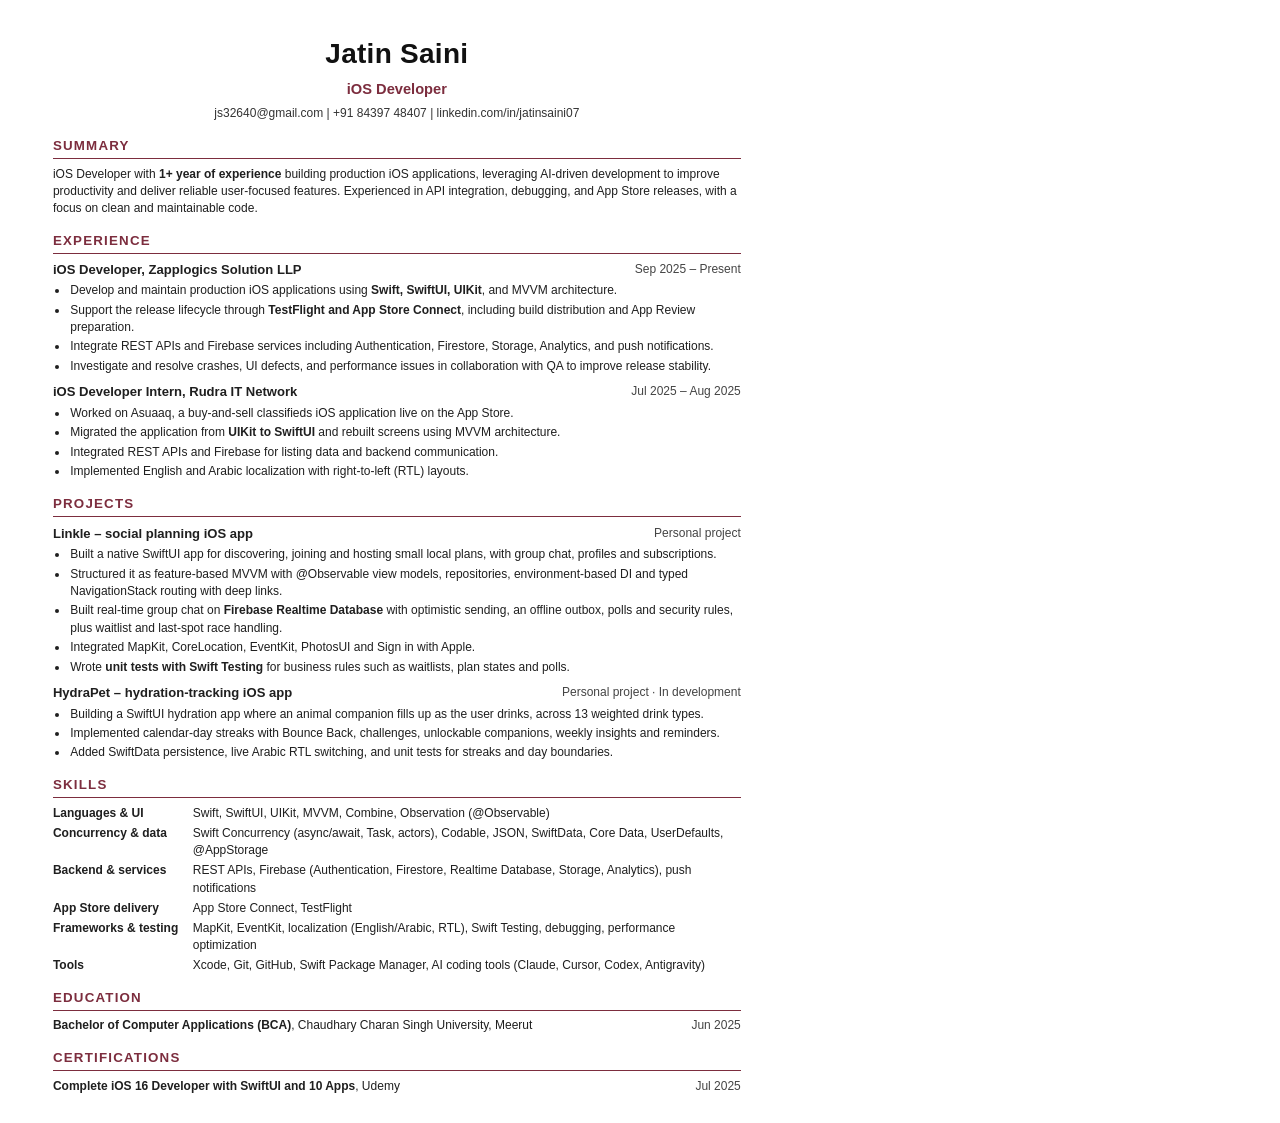
<file: tools/resume.html>
<!doctype html>
<html lang="en">
<head>
<meta charset="utf-8">
<title>Jatin Saini - iOS Developer - Resume</title>
<!-- Source for assets/Jatin-Saini-iOS-Resume.pdf. Edit here, then re-export with tools/export-resume.js.
     ATS notes: one column, standard section names, real text (no images or tables), a common font. -->
<style>
  @page { size: A4; margin: 0; }
  * { box-sizing: border-box; }
  body { margin: 0; font: 400 9pt/1.45 Arial, "Helvetica Neue", Helvetica, sans-serif; color: #1f1f1f; }
  .page { width: 210mm; height: 297mm; overflow: hidden; padding: 9mm 14mm 7mm; }

  h1, .title, .contact { text-align: center; }
  h1 { margin: 0; font-size: 21pt; font-weight: 700; letter-spacing: .2pt; color: #111; }
  .title { margin: 3pt 0 0; font-size: 11pt; font-weight: 700; color: #7c2d3e; }
  .contact { margin: 4pt 0 0; color: #333; }
  .contact a { color: inherit; text-decoration: none; }

  h2 {
    margin: 10pt 0 5pt;
    padding-bottom: 2pt;
    border-bottom: .8pt solid #7c2d3e;
    font-size: 10pt;
    font-weight: 700;
    letter-spacing: .9pt;
    text-transform: uppercase;
    color: #7c2d3e;
  }
  p { margin: 0; }

  .role { margin-top: 6pt; }
  .role:first-of-type { margin-top: 0; }
  .role__line { display: flex; justify-content: space-between; gap: 12pt; }
  .role__title { font-weight: 700; font-size: 9.8pt; }
  .role__date { white-space: nowrap; color: #444; }
  .role__sub { font-style: italic; color: #444; }
  ul { margin: 2pt 0 0; padding-left: 12pt; }
  li { margin: 1.5pt 0; padding-left: 1pt; }
  .tech { margin-top: 2pt; color: #444; }
  .tech b { color: #1f1f1f; }

  .skills p { display: grid; grid-template-columns: 37mm 1fr; margin: 2pt 0; }
</style>
</head>
<body>
<div class="page">
  <h1>Jatin Saini</h1>
  <p class="title">iOS Developer</p>
  <p class="contact">
    <a href="mailto:js32640@gmail.com">js32640@gmail.com</a> | +91 84397 48407 |
    <a href="https://www.linkedin.com/in/jatinsaini07">linkedin.com/in/jatinsaini07</a>
  </p>

  <h2>Summary</h2>
  <p>iOS Developer with <b>1+ year of experience</b> building production iOS applications, leveraging AI-driven development to improve productivity and deliver reliable user-focused features. Experienced in API integration, debugging, and App Store releases, with a focus on clean and maintainable code.</p>

  <h2>Experience</h2>
  <div class="role">
    <div class="role__line">
      <p class="role__title">iOS Developer, Zapplogics Solution LLP</p>
      <p class="role__date">Sep 2025 – Present</p>
    </div>
    <ul>
      <li>Develop and maintain production iOS applications using <b>Swift, SwiftUI, UIKit</b>, and MVVM architecture.</li>
      <li>Support the release lifecycle through <b>TestFlight and App Store Connect</b>, including build distribution and App Review preparation.</li>
      <li>Integrate REST APIs and Firebase services including Authentication, Firestore, Storage, Analytics, and push notifications.</li>
      <li>Investigate and resolve crashes, UI defects, and performance issues in collaboration with QA to improve release stability.</li>
    </ul>
  </div>

  <div class="role">
    <div class="role__line">
      <p class="role__title">iOS Developer Intern, Rudra IT Network</p>
      <p class="role__date">Jul 2025 – Aug 2025</p>
    </div>
    <ul>
      <li>Worked on Asuaaq, a buy-and-sell classifieds iOS application live on the App Store.</li>
      <li>Migrated the application from <b>UIKit to SwiftUI</b> and rebuilt screens using MVVM architecture.</li>
      <li>Integrated REST APIs and Firebase for listing data and backend communication.</li>
      <li>Implemented English and Arabic localization with right-to-left (RTL) layouts.</li>
    </ul>
  </div>

  <h2>Projects</h2>
  <div class="role">
    <div class="role__line">
      <p class="role__title">Linkle – social planning iOS app</p>
      <p class="role__date">Personal project</p>
    </div>
    <ul>
      <li>Built a native SwiftUI app for discovering, joining and hosting small local plans, with group chat, profiles and subscriptions.</li>
      <li>Structured it as feature-based MVVM with @Observable view models, repositories, environment-based DI and typed NavigationStack routing with deep links.</li>
      <li>Built real-time group chat on <b>Firebase Realtime Database</b> with optimistic sending, an offline outbox, polls and security rules, plus waitlist and last-spot race handling.</li>
      <li>Integrated MapKit, CoreLocation, EventKit, PhotosUI and Sign in with Apple.</li>
      <li>Wrote <b>unit tests with Swift Testing</b> for business rules such as waitlists, plan states and polls.</li>
    </ul>
  </div>

  <div class="role">
    <div class="role__line">
      <p class="role__title">HydraPet – hydration-tracking iOS app</p>
      <p class="role__date">Personal project · In development</p>
    </div>
    <ul>
      <li>Building a SwiftUI hydration app where an animal companion fills up as the user drinks, across 13 weighted drink types.</li>
      <li>Implemented calendar-day streaks with Bounce Back, challenges, unlockable companions, weekly insights and reminders.</li>
      <li>Added SwiftData persistence, live Arabic RTL switching, and unit tests for streaks and day boundaries.</li>
    </ul>
  </div>

  <h2>Skills</h2>
  <div class="skills">
    <p><b>Languages &amp; UI</b> Swift, SwiftUI, UIKit, MVVM, Combine, Observation (@Observable)</p>
    <p><b>Concurrency &amp; data</b> Swift Concurrency (async/await, Task, actors), Codable, JSON, SwiftData, Core Data, UserDefaults, @AppStorage</p>
    <p><b>Backend &amp; services</b> REST APIs, Firebase (Authentication, Firestore, Realtime Database, Storage, Analytics), push notifications</p>
    <p><b>App Store delivery</b> App Store Connect, TestFlight</p>
    <p><b>Frameworks &amp; testing</b> MapKit, EventKit, localization (English/Arabic, RTL), Swift Testing, debugging, performance optimization</p>
    <p><b>Tools</b> Xcode, Git, GitHub, Swift Package Manager, AI coding tools (Claude, Cursor, Codex, Antigravity)</p>
  </div>

  <h2>Education</h2>
  <div class="role__line">
    <p><b>Bachelor of Computer Applications (BCA)</b>, Chaudhary Charan Singh University, Meerut</p>
    <p class="role__date">Jun 2025</p>
  </div>

  <h2>Certifications</h2>
  <div class="role__line">
    <p><b>Complete iOS 16 Developer with SwiftUI and 10 Apps</b>, Udemy</p>
    <p class="role__date">Jul 2025</p>
  </div>
</div>
</body>
</html>
</file>
<file: styles.css>
/* ================= tokens ================= */
:root {
  /* Xcode light: near-black ink, Xcode blue accent, a yellow highlighter */
  --ink: #16181d;
  --ink-soft: #575b65;
  --ink-faint: #6b707a;
  --maroon: #0860e6;          /* the accent (name kept from the old palette) */
  --maroon-deep: #0647b0;
  --accent-bright: #0a6cff;   /* decorative only: caret, pen underlines */
  --rose: #b9c8e3;
  --rose-mid: #d5e2f8;
  --rose-soft: #eaf1fd;
  --blush: #fbfaf7;
  --paper: #ffffff;
  --line: rgba(22, 24, 29, .1);
  --shadow: 0 1px 2px rgba(22, 24, 29, .05), 0 12px 32px -12px rgba(22, 24, 29, .18);
  --marker: #ffe066;

  --serif: "Instrument Serif", Georgia, serif;
  --sans: "Manrope", system-ui, -apple-system, "Segoe UI", sans-serif;
  --mono: "JetBrains Mono", ui-monospace, Menlo, monospace;

  --gutter: clamp(20px, 5vw, 48px);
  --ease: cubic-bezier(.22, .8, .24, 1);
}

/* ================= base ================= */
*, *::before, *::after { box-sizing: border-box; }
html { scroll-behavior: smooth; -webkit-text-size-adjust: 100%; }
body {
  margin: 0;
  background: var(--blush);
  color: var(--ink);
  font: 400 16px/1.6 var(--sans);
  -webkit-font-smoothing: antialiased;
  overflow-x: clip;
}
img, svg, canvas { display: block; max-width: 100%; }
[hidden] { display: none !important; }
a { color: inherit; }
h1, h2, h3, h4, p, ul, ol, dl, dd { margin: 0; }
ul, ol { padding: 0; list-style: none; }
button { font: inherit; color: inherit; cursor: pointer; }
em { font-style: italic; }
::selection { background: var(--rose-mid); color: var(--maroon-deep); }
:focus-visible { outline: 2px solid var(--maroon); outline-offset: 3px; border-radius: 6px; }

.wrap { width: min(1120px, 100% - 2 * var(--gutter)); margin-inline: auto; }

/* ================= nav ================= */
.nav {
  position: fixed;
  inset: 0 0 auto;
  z-index: 50;
  display: flex;
  align-items: center;
  gap: 24px;
  padding: 16px var(--gutter);
  transition: background .35s var(--ease), box-shadow .35s var(--ease), padding .35s var(--ease);
}
.nav.is-scrolled {
  padding-block: 10px;
  background: rgba(251, 250, 247, .84);
  -webkit-backdrop-filter: saturate(1.4) blur(14px);
  backdrop-filter: saturate(1.4) blur(14px);
  box-shadow: 0 1px 0 var(--line);
}
.nav__brand { display: flex; align-items: center; gap: 10px; text-decoration: none; }
.nav__mark {
  display: grid; place-items: center;
  width: 34px; height: 34px;
  border-radius: 11px;
  background: var(--maroon);
  color: #fff;
  font: 400 17px/1 var(--serif);
  letter-spacing: .02em;
}
.nav__name { font-weight: 600; font-size: 15px; letter-spacing: -.01em; }
.nav__links { display: flex; gap: 28px; margin-inline: auto; }
.nav__links a {
  position: relative;
  font-size: 14px;
  font-weight: 500;
  color: var(--ink-soft);
  text-decoration: none;
  transition: color .2s;
}
.nav__links a::after {
  content: "";
  position: absolute; left: 0; right: 0; bottom: -4px;
  height: 1px;
  background: var(--maroon);
  transform: scaleX(0);
  transform-origin: left;
  transition: transform .3s var(--ease);
}
.nav__links a:hover { color: var(--maroon); }
.nav__links a:hover::after { transform: scaleX(1); }
.nav__cta {
  margin-left: auto;
  padding: 9px 18px;
  border-radius: 999px;
  border: 1px solid var(--maroon);
  color: var(--maroon);
  font-size: 14px;
  font-weight: 600;
  text-decoration: none;
  transition: background .25s, color .25s;
}
.nav__actions { display: flex; align-items: center; gap: 8px; margin-left: auto; }
.nav__links + .nav__actions { margin-left: 0; }
.nav__actions .nav__cta { margin-left: 0; }
.nav__cta:hover { background: var(--maroon); color: #fff; }
.nav__resume {
  padding: 9px 14px;
  border-radius: 999px;
  font-size: 14px;
  font-weight: 600;
  color: var(--ink-soft);
  text-decoration: none;
  transition: color .2s, background .2s;
}
.nav__resume:hover { color: var(--maroon); background: rgba(255, 255, 255, .7); }

/* ================= hero ================= */
/* Layout from the brief: intro left, character center, reaction right, cue bottom.
   White glow behind the character, fading to dusty rose and light maroon at the edges. */
.hero {
  position: relative;
  min-height: 100vh;
  min-height: 100svh;
  display: grid;
  grid-template-columns: minmax(200px, 1fr) auto minmax(200px, 1fr);
  grid-template-areas: "intro stage aside";
  align-items: center;
  gap: clamp(12px, 2.5vw, 40px);
  padding: 84px var(--gutter) 84px;
  overflow: hidden;
  isolation: isolate;
  background:
    radial-gradient(ellipse 42% 62% at 50% 52%, #fff 0%, #fff 45%, rgba(255, 255, 255, 0) 100%),
    linear-gradient(90deg, #e2e7ef 0%, #edf0f5 16%, #f7f8fa 34%, #fff 50%, #f7f8fa 66%, #edf0f5 84%, #e2e7ef 100%);
}
.hero::after {
  content: "";
  position: absolute; inset: auto 0 0;
  height: 140px;
  background: linear-gradient(180deg, rgba(251, 250, 247, 0), var(--blush));
  z-index: -1;
  pointer-events: none;
}
.hero__glow {
  position: absolute;
  left: 50%; top: 50%;
  width: min(820px, 80vw);
  aspect-ratio: 1;
  translate: -50% -50%;
  border-radius: 50%;
  background: radial-gradient(circle, #fff 0%, rgba(255, 255, 255, .9) 32%, rgba(255, 255, 255, 0) 68%);
  z-index: -1;
  pointer-events: none;
  transition: scale 1.2s var(--ease);
}
.hero[data-state="hey"] .hero__glow,
.hero[data-state="hi"] .hero__glow,
.hero[data-state="point"] .hero__glow { scale: 1.08; }

/* intro (left) */
.hero__intro { grid-area: intro; justify-self: start; max-width: 330px; }
.avail {
  display: inline-flex;
  align-items: center;
  gap: 8px;
  margin-bottom: 20px;
  padding: 6px 12px 6px 10px;
  border-radius: 999px;
  background: rgba(255, 255, 255, .85);
  box-shadow: 0 0 0 1px rgba(62, 130, 96, .22);
  font-size: 12.5px;
  font-weight: 600;
  color: #2f6b4d;
  white-space: nowrap;
}
.avail__dot { width: 7px; height: 7px; border-radius: 50%; background: #4f9d74; animation: pulse 2.4s infinite; }
.hero__hello { font: 400 clamp(34px, 3.4vw, 48px)/1.04 var(--serif); letter-spacing: -.015em; }
.hero__hello em { color: var(--maroon); }
.hero__role {
  margin-top: 10px;
  font: 500 13.5px/1.4 var(--mono);
  color: var(--maroon);
}
.hero__role span { color: var(--ink-faint); }
/* a blinking text cursor after the name */
.caret { display: inline-block; width: .07em; height: .74em; margin-left: .08em; background: var(--accent-bright); vertical-align: -.02em; animation: caret 1.1s steps(1) infinite; }
@keyframes caret { 50% { opacity: 0; } }
.avail--code { font-family: var(--mono); font-size: 12px; font-weight: 500; border-radius: 8px; }
.avail__key { color: var(--ink-faint); }
/* the few things worth marking: a highlighter stroke and a pen underline */
mark.hl {
  padding: 0 .12em;
  margin: 0 -.06em;
  border-radius: .3em .12em .35em .18em;
  color: inherit;
  /* a marker stroke over the lower part of the text; it wraps cleanly across lines */
  background: linear-gradient(176deg, transparent 0 46%, var(--marker) 47% 92%, transparent 93%);
  -webkit-box-decoration-break: clone;
  box-decoration-break: clone;
}
.ul { position: relative; display: inline-block; }
.pen { position: absolute; left: -4%; bottom: -.18em; width: 108%; height: .3em; overflow: visible; }
.pen path { fill: none; stroke: var(--accent-bright); stroke-width: 2.4; stroke-linecap: round; vector-effect: non-scaling-stroke; }
.hero__pitch { margin-top: 16px; font-size: 15.5px; line-height: 1.6; color: var(--ink-soft); text-wrap: pretty; }
.hero__pitch em { color: var(--maroon); }
.hero__stats { display: flex; gap: 28px; margin-top: 20px; }
.hero__stats div { display: flex; flex-direction: column-reverse; }
.hero__stats dd { font: 500 34px/1 var(--mono); color: var(--ink); }
.hero__stats dt { margin-top: 6px; font-size: 12.5px; font-weight: 600; color: var(--ink-soft); }
.hero__cta { display: flex; flex-wrap: wrap; gap: 8px; margin-top: 22px; }
.hero__hint {
  display: flex;
  align-items: center;
  gap: 10px;
  margin-top: 26px;
  padding-top: 18px;
  border-top: 1px solid var(--line);
  font-size: 14px;
  color: var(--ink-soft);
}
.hint-cursor { position: relative; flex: none; width: 34px; height: 22px; color: var(--maroon); }
.hint-cursor svg { position: absolute; left: 8px; top: 2px; animation: hint-sweep 3.6s var(--ease) infinite; }
.hint-cursor::before {
  content: "";
  position: absolute; left: 7px; top: 1px;
  width: 20px; height: 20px;
  border-radius: 50%;
  border: 1.5px solid var(--maroon);
  opacity: 0;
  animation: hint-ping 3.6s var(--ease) infinite;
}
@keyframes hint-sweep {
  0%, 100% { transform: translateX(0); }
  25%      { transform: translateX(-8px); }
  55%      { transform: translateX(10px); }
  75%      { transform: translateX(0) scale(.88); }
  80%      { transform: translateX(0); }
}
@keyframes hint-ping {
  0%, 72% { opacity: 0; transform: scale(.4); }
  76%     { opacity: .7; }
  92%     { opacity: 0; transform: scale(1.35); }
  100%    { opacity: 0; }
}
.hint-text--touch { display: none; }

/* stage (center): large character, laptop fully visible, head never cropped */
.hero__stage {
  grid-area: stage;
  position: relative;
  height: min(100svh - 170px, 760px);
  min-height: 360px;
  aspect-ratio: 420 / 520;
  justify-self: center;
  cursor: default;
  -webkit-tap-highlight-color: transparent;
}
.hero__svg, .hero__frames { width: 100%; height: 100%; }
.hero__svg { overflow: visible; filter: drop-shadow(0 24px 30px rgba(22, 24, 29, .12)); }
.hero__stage:focus-visible { outline-offset: 4px; border-radius: 28px; }

/* reaction (right) */
.hero__aside { grid-area: aside; justify-self: end; width: min(100%, 260px); text-align: right; }
.hero__status {
  display: inline-flex;
  align-items: center;
  gap: 8px;
  padding: 6px 12px;
  border-radius: 999px;
  background: rgba(255, 255, 255, .75);
  box-shadow: 0 0 0 1px var(--line);
  font: 500 11px/1 var(--mono);
  letter-spacing: .1em;
  text-transform: uppercase;
  color: var(--ink-soft);
}
.dot { width: 7px; height: 7px; border-radius: 50%; background: #6fae8e; box-shadow: 0 0 0 0 rgba(111, 174, 142, .5); animation: pulse 2.4s infinite; }
.hero:not([data-state="work"]) .dot { background: var(--maroon); animation-name: pulse-maroon; }
@keyframes pulse { 70% { box-shadow: 0 0 0 7px rgba(111, 174, 142, 0); } 100% { box-shadow: 0 0 0 0 rgba(111, 174, 142, 0); } }
@keyframes pulse-maroon { 0% { box-shadow: 0 0 0 0 rgba(8, 96, 230, .45); } 70% { box-shadow: 0 0 0 7px rgba(8, 96, 230, 0); } 100% { box-shadow: 0 0 0 0 rgba(8, 96, 230, 0); } }
.hero__message {
  margin-top: 14px;
  min-height: 2.3em;
  font: italic 400 clamp(22px, 2.2vw, 30px)/1.15 var(--serif);
  color: var(--maroon-deep);
  opacity: 0;
  transform: translateY(8px);
  filter: blur(3px);
  transition: opacity .45s var(--ease), transform .45s var(--ease), filter .45s var(--ease);
}
.hero__message.is-in { opacity: 1; transform: none; filter: none; }

/* exploration cue (bottom) */
.hero__scroll {
  position: absolute;
  left: 50%; bottom: 22px;
  translate: -50% 0;
  display: inline-flex;
  align-items: center;
  gap: 8px;
  padding: 10px 18px;
  border-radius: 999px;
  background: rgba(255, 255, 255, .78);
  box-shadow: 0 0 0 1px var(--line);
  -webkit-backdrop-filter: blur(8px);
  backdrop-filter: blur(8px);
  font-size: 13px;
  font-weight: 600;
  color: var(--maroon);
  text-decoration: none;
  white-space: nowrap;
  transition: background .4s var(--ease), color .4s var(--ease), box-shadow .4s var(--ease), transform .4s var(--ease);
}
.hero__scroll svg { animation: bob 1.8s var(--ease) infinite; }
.hero__scroll:hover,
.hero__scroll.is-called { background: var(--maroon); color: #fff; box-shadow: 0 10px 28px -8px rgba(8, 96, 230, .55); }
.hero__scroll.is-called { transform: translateY(-3px); }
@keyframes bob { 50% { transform: translateY(3px); } }

/* tablet */
@media (max-width: 1100px) and (min-width: 821px) {
  .hero { grid-template-columns: minmax(170px, 1fr) auto minmax(150px, 1fr); }
  .hero__stage { height: min(100svh - 170px, 46vw * 520 / 420); }
  .hero__stats { display: none; }
}

/* phones & touch layouts: center experience only */
@media (hover: none), (pointer: coarse), (max-width: 820px) {
  .hint-text--pointer { display: none; }
  .hint-text--touch { display: inline; }
  .hero__stage { cursor: pointer; }
}
@media (max-width: 820px) {
  .nav__links { display: none; }
  .nav__links + .nav__actions { margin-left: auto; }
  .hero {
    grid-template-columns: minmax(0, 1fr);
    grid-template-areas: "intro" "stage" "aside";
    align-content: center;
    gap: 10px;
    padding: 88px 16px 84px;
    text-align: center;
    background:
      radial-gradient(ellipse 80% 48% at 50% 56%, #fff 0%, #fff 40%, rgba(255, 255, 255, 0) 100%),
      linear-gradient(90deg, #e4e9f1 0%, #f3f5f8 24%, #fff 50%, #f3f5f8 76%, #e4e9f1 100%);
  }
  .hero__intro, .hero__aside { justify-self: center; max-width: none; width: auto; text-align: center; }
  .avail { margin-bottom: 12px; }
  .hero__hello { font-size: clamp(30px, 8vw, 40px); }
  .hero__stats, .hero__cta { display: none; }
  .hero__pitch { max-width: 34ch; margin: 8px auto 0; font-size: 14.5px; }
  .hero__hint { justify-content: center; margin-top: 12px; padding-top: 0; border-top: 0; }
  .hero__stage { height: auto; width: min(100%, (100svh - 430px) * 420 / 520, 440px); min-height: 0; }
  .hero__message { margin-top: 8px; min-height: 1.2em; font-size: 24px; }
}

/* ================= shared section type ================= */
.section { padding-block: clamp(56px, 6vw, 84px); }
/* projects follow each other closely; the last one keeps the full gap before Skills */
.work:has(+ .work) { padding-bottom: clamp(28px, 3vw, 40px); }
.work + .work { padding-top: clamp(28px, 3vw, 40px); }
.eyebrow {
  display: inline-flex;
  align-items: center;
  gap: 12px;
  margin-bottom: 18px;
  font: 500 13px/1 var(--mono);
  color: var(--ink-faint);   /* reads like a code comment */
}
.eyebrow b { font-weight: 500; color: var(--maroon); }
.display {
  max-width: 20ch;
  font: 400 clamp(36px, 5.2vw, 62px)/1.04 var(--serif);
  letter-spacing: -.015em;
  text-wrap: balance;
}
.display em { color: var(--maroon); }
.lead { font-size: clamp(16px, 1.4vw, 18px); line-height: 1.75; color: var(--ink-soft); text-wrap: pretty; }
.note { margin-top: 14px; font-size: 13px; color: var(--ink-faint); }

@media (scripting: enabled) {
  .reveal {
    opacity: 0;
    transform: translateY(18px);
    transition: opacity .8s var(--ease), transform .8s var(--ease);
    transition-delay: var(--d, 0ms);
  }
  .reveal.is-visible { opacity: 1; transform: none; }
}

/* ================= pipeline ================= */
.pipeline { background: linear-gradient(180deg, var(--blush), var(--rose-soft) 50%, var(--blush)); }
.steps { display: grid; grid-template-columns: repeat(4, minmax(0, 1fr)); gap: 16px; margin-top: 48px; counter-reset: s; }
.step { position: relative; padding-top: 26px; }
.step::before,
.step::after { content: ""; position: absolute; left: 0; right: 0; top: 0; height: 2px; border-radius: 2px; }
.step::before { background: var(--line); }
.step::after { background: var(--maroon); transform: scaleX(0); transform-origin: left; transition: transform .7s var(--ease); }
.step.is-on::after { transform: scaleX(1); }
.step__n { font: 500 12px/1 var(--mono); color: var(--ink-faint); transition: color .4s; }
.step.is-on .step__n { color: var(--maroon); }
.step h3 { margin-top: 14px; font: 400 28px/1.1 var(--serif); }
.step p { margin-top: 8px; font-size: 14px; color: var(--ink-soft); }

/* ================= work ================= */
.work__grid { display: grid; grid-template-columns: minmax(0, 1.1fr) minmax(0, .9fr); gap: clamp(40px, 6vw, 96px); align-items: start; }
@media (min-width: 981px) { .work__copy { position: sticky; top: 104px; } }
.work__copy .lead { margin-top: 24px; }
.facts { display: flex; flex-wrap: wrap; gap: 8px; margin-top: 24px; }
.facts li { display: inline-flex; align-items: baseline; gap: 8px; padding: 7px 13px; border-radius: 999px; background: var(--paper); box-shadow: 0 0 0 1px var(--line); font-size: 14px; font-weight: 600; }
.facts span { font: 500 10.5px/1 var(--mono); letter-spacing: .12em; text-transform: uppercase; color: var(--ink-faint); }


.phone { justify-self: center; }
.phone__frame {
  position: relative;
  width: min(290px, 72vw);
  aspect-ratio: 300 / 620;
  padding: 11px;
  border-radius: 48px;
  background: linear-gradient(145deg, #2c2f36, #15171b);
  box-shadow: 0 0 0 1px rgba(255, 255, 255, .08) inset, 0 40px 80px -30px rgba(22, 24, 29, .55), 0 18px 40px -20px rgba(22, 24, 29, .35);
  rotate: -3deg;
  transition: rotate .8s var(--ease);
}
.phone:hover .phone__frame { rotate: 0deg; }
.phone__island { position: absolute; top: 22px; left: 50%; translate: -50% 0; width: 88px; height: 25px; border-radius: 20px; background: #0b0c0e; z-index: 2; }

/* ================= later projects: back-to-back sections, alt flips the phone to the left ================= */
.work--alt .work__grid { grid-template-columns: minmax(0, .9fr) minmax(0, 1.1fr); }
.work--alt .showcase { order: -1; }
.work--alt .phone__frame { rotate: 3deg; }

@keyframes pulse-amber { 0% { box-shadow: 0 0 0 0 rgba(244, 169, 66, .6); } 70% { box-shadow: 0 0 0 7px rgba(244, 169, 66, 0); } 100% { box-shadow: 0 0 0 0 rgba(244, 169, 66, 0); } }

/* project showcases: real screens inside the phone frame */
.showcase { display: grid; justify-items: center; gap: 18px; padding: clamp(24px, 3vw, 36px) 20px 22px; border-radius: 36px; background: var(--tint, var(--rose-soft)); }
.showcase[data-tint="asuaaq"] { --tint: radial-gradient(circle at 50% 30%, #fff 0%, #fbe3e1 70%); }
.showcase[data-tint="linkle"] { --tint: radial-gradient(circle at 50% 30%, #fff 0%, #e9e3fb 70%); }
.showcase[data-tint="hydrapet"] { --tint: radial-gradient(circle at 50% 30%, #fff 0%, #dfeefa 70%); }
.work--alt .showcase .phone__frame { rotate: 3deg; }
.phone__screen {
  position: relative;
  height: 100%;
  border-radius: 38px;
  overflow: hidden;
  background: #f5ecd7;
}
.phone__screen--linkle { background: #000; } /* Linkle is dark only */
.shot {
  position: absolute;
  inset: 0 0 auto;
  width: 100%;
  height: auto;
  opacity: 0;
  transition: opacity .6s cubic-bezier(.4, 0, .2, 1);
}
.shot.is-on { opacity: 1; }
/* tall screens: the content scrolls, status bar and tab bar stay pinned like on a real iPhone */
.shot--tall { bottom: 0; overflow: hidden; }
.shot__body, .shot__top, .shot__tab { position: absolute; left: 0; width: 100%; height: auto; }
.shot__body { top: 0; }
.shot__top { top: 0; z-index: 1; }
.shot__tab { bottom: 0; z-index: 1; }
.shot--tall.is-scrolling .shot__body { animation: shot-scroll 5.4s cubic-bezier(.45, 0, .25, 1) .9s forwards; }
@keyframes shot-scroll { to { transform: translateY(var(--travel, 0)); } }
.shots { display: flex; flex-wrap: wrap; justify-content: center; gap: 6px; max-width: 360px; }
.shots button {
  padding: 7px 12px;
  border: 0;
  border-radius: 999px;
  background: var(--paper);
  box-shadow: 0 0 0 1px var(--line);
  font-size: 12.5px;
  font-weight: 600;
  color: var(--ink-soft);
  transition: background .25s, color .25s, box-shadow .25s;
}
.shots button:hover { color: var(--maroon); }
.shots button.is-on { background: var(--maroon); color: #fff; box-shadow: none; }


/* ================= about extras ================= */

/* ================= project case studies ================= */
.work__head { margin-bottom: clamp(28px, 4vw, 48px); }
.work__head .lead { max-width: 60ch; margin-top: 18px; }
.case__meta { display: flex; flex-wrap: wrap; align-items: center; gap: 10px; margin-bottom: 14px; font-size: 14px; font-weight: 600; color: var(--ink-soft); }
.case__n { font: 500 12px/1 var(--mono); color: var(--maroon); padding: 6px 8px; border-radius: 8px; background: var(--rose-soft); }
.tag { display: inline-flex; align-items: center; gap: 6px; padding: 5px 10px; border-radius: 999px; font-size: 12px; font-weight: 600; }
.tag::before { content: ""; width: 6px; height: 6px; border-radius: 50%; background: currentColor; }
.tag--shipped { background: #e9f4ee; color: #2f6b4d; }
.tag--dev { background: #fdf1de; color: #8a4f08; }
.tag--dev::before { background: #f4a942; animation: pulse-amber 2.4s infinite; }
@keyframes pulse-amber { 0% { box-shadow: 0 0 0 0 rgba(244, 169, 66, .6); } 70% { box-shadow: 0 0 0 7px rgba(244, 169, 66, 0); } 100% { box-shadow: 0 0 0 0 rgba(244, 169, 66, 0); } }
.display--case { max-width: none; font-size: clamp(34px, 4.2vw, 52px); }
.work__copy .lead { margin-top: 18px; }
.did { margin-top: 28px; }
.did h4 { font: 500 11px/1 var(--mono); letter-spacing: .14em; text-transform: uppercase; color: var(--ink-faint); }
.did ul { display: grid; gap: 10px; margin-top: 14px; }
.did li { position: relative; padding-left: 22px; font-size: 15.5px; line-height: 1.6; color: var(--ink-soft); }
.did strong { font-weight: 600; color: var(--ink); }
.next { margin-top: 18px; font-size: 14.5px; color: var(--ink-soft); }
.next span { margin-right: 10px; font: 500 10.5px/1 var(--mono); letter-spacing: .12em; text-transform: uppercase; color: var(--maroon); }
.did li::before { content: ""; position: absolute; left: 2px; top: .62em; width: 8px; height: 8px; border-radius: 2px; background: var(--rose); rotate: 45deg; }
.stack { display: flex; flex-wrap: wrap; gap: 6px; margin-top: 24px; }
.stack li { padding: 5px 10px; border-radius: 8px; background: var(--paper); box-shadow: 0 0 0 1px var(--line); font: 500 12px/1.3 var(--mono); color: var(--ink-soft); }

/* ================= experience ================= */
.experience__layout { display: grid; grid-template-columns: minmax(0, .9fr) minmax(0, 1.1fr); gap: clamp(32px, 6vw, 96px); align-items: center; }
.experience__intro .display { max-width: 14ch; font-size: clamp(34px, 4.2vw, 54px); }
.experience__intro .lead { max-width: 46ch; margin-top: 18px; }
.experience__intro .display + .lead { margin-top: 26px; }
.roles { display: grid; gap: 14px; }
.role { border-radius: 24px; background: var(--paper); box-shadow: 0 0 0 1px var(--line); transition: box-shadow .3s var(--ease), transform .3s var(--ease); }
.role:hover { transform: translateY(-2px); box-shadow: 0 0 0 1px var(--line), var(--shadow); }
.role summary { display: grid; grid-template-columns: auto minmax(0, 1fr) auto 24px; align-items: center; gap: 18px; padding: 20px 22px; cursor: pointer; list-style: none; }
.role summary::-webkit-details-marker { display: none; }
.role summary:focus-visible { border-radius: 24px; }
.role__logo { display: grid; place-items: center; width: 56px; height: 56px; overflow: hidden; border-radius: 16px; background: #fff; box-shadow: 0 0 0 1px var(--line); }
.role__logo img { width: 100%; height: 100%; object-fit: contain; }
.role__main { display: grid; gap: 3px; min-width: 0; }
.role__title { font: 400 clamp(22px, 2vw, 26px)/1.15 var(--serif); }
.role__company { font-size: 15px; color: var(--ink-soft); }
.role__side { display: grid; justify-items: end; gap: 6px; }
.role__date { font: 500 13px/1.3 var(--mono); color: var(--ink); white-space: nowrap; }
.role__tag { display: inline-flex; align-items: center; gap: 6px; padding: 4px 10px; border-radius: 999px; background: var(--rose-soft); font-size: 11.5px; font-weight: 600; color: var(--maroon); }
.role__tag--live::before { content: ""; width: 6px; height: 6px; border-radius: 50%; background: #6fae8e; animation: pulse 2.4s infinite; }
.role__toggle { position: relative; width: 24px; height: 24px; border-radius: 50%; box-shadow: 0 0 0 1px var(--line); }
.role__toggle::before, .role__toggle::after { content: ""; position: absolute; left: 50%; top: 50%; width: 10px; height: 1.5px; translate: -50% -50%; background: var(--maroon); transition: rotate .3s var(--ease); }
.role__toggle::after { rotate: 90deg; }
.role[open] .role__toggle::after { rotate: 0deg; }
.role__body { display: grid; gap: 10px; margin: 0 22px 22px calc(22px + 56px + 18px); padding-top: 16px; border-top: 1px solid var(--line); }
.role__body li { position: relative; padding-left: 18px; font-size: 15px; line-height: 1.6; color: var(--ink-soft); }
.role__body li::before { content: ""; position: absolute; left: 0; top: .72em; width: 8px; height: 1px; background: var(--maroon); }
.roles__hint { justify-self: end; font-size: 13px; color: var(--ink-faint); }

/* ================= skills ================= */
.skills__lead { margin-top: 14px; }
.bento { display: grid; grid-template-columns: repeat(3, minmax(0, 1fr)); gap: 16px; margin-top: 40px; }
.tile { display: flex; flex-direction: column; gap: 18px; padding: 26px; border-radius: 24px; background: var(--paper); box-shadow: 0 0 0 1px var(--line); transition: transform .35s var(--ease), box-shadow .35s var(--ease); }
.tile:hover { transform: translateY(-3px); box-shadow: 0 0 0 1px var(--line), var(--shadow); }
.tile__head { display: flex; align-items: center; gap: 12px; }
.tile__head h3 { font: 400 23px/1.1 var(--serif); }
.tile__icon { display: grid; place-items: center; flex: none; width: 38px; height: 38px; border-radius: 12px; background: var(--rose-soft); }
.tile__icon svg { width: 19px; height: 19px; fill: none; stroke: var(--maroon); stroke-width: 1.7; stroke-linecap: round; stroke-linejoin: round; }
.tile__big { font: 400 clamp(28px, 3vw, 40px)/1.15 var(--serif); letter-spacing: -.01em; text-wrap: balance; }
.tile__big i { font-style: normal; color: var(--rose); padding-inline: .05em; }
.tile--core { grid-column: span 2; background: radial-gradient(circle at 100% 0, var(--rose-soft), transparent 50%), var(--paper); }
.tile--ai { grid-column: 1 / -1; display: grid; grid-template-columns: auto minmax(0, 1fr) auto; align-items: center; gap: 28px; background: var(--maroon); color: #fff; box-shadow: none; }
.tile--ai .tile__head h3 { color: #fff; }
.tile--ai .tile__icon { background: rgba(255, 255, 255, .14); }
.tile--ai .tile__icon svg { stroke: #fff; }
.tile--ai .tile__big { font-size: clamp(24px, 2.4vw, 32px); }
.tile--ai .tile__big i { color: rgba(255, 255, 255, .45); }
.tile__note { font-size: 14px; color: rgba(255, 255, 255, .75); }
.chips { display: flex; flex-wrap: wrap; gap: 8px; }
.chips li { padding: 7px 13px; border-radius: 999px; background: var(--blush); box-shadow: 0 0 0 1px var(--line); font-size: 13px; font-weight: 500; transition: background .25s, color .25s; }
.chips li:hover { background: var(--maroon); color: #fff; }

/* ================= buttons ================= */
.btn {
  display: inline-flex;
  align-items: center;
  justify-content: center;
  padding: 12px 22px;
  border: 1px solid var(--maroon);
  border-radius: 999px;
  font-size: 14px;
  font-weight: 600;
  text-decoration: none;
  transition: background .25s, color .25s, transform .25s var(--ease), box-shadow .25s;
}
.btn:hover { transform: translateY(-2px); }
.btn--solid { background: var(--maroon); color: #fff; }
.btn--solid:hover { background: var(--maroon-deep); box-shadow: 0 12px 26px -12px rgba(8, 96, 230, .7); }
.btn--ghost { background: transparent; color: var(--maroon); }
.btn--ghost:hover { background: var(--rose-soft); }
.btn { gap: 8px; }
.btn--sm { padding: 9px 16px; font-size: 13px; }
.btn--lg { padding: 16px 28px; font-size: 16px; }
.linkish { padding: 0; border: 0; background: none; font: inherit; color: inherit; text-decoration: underline; text-decoration-color: var(--rose); text-underline-offset: 4px; }
.linkish:hover { color: var(--maroon); }

/* ================= contact ================= */
.contact { background: radial-gradient(ellipse 55% 70% at 75% 50%, var(--rose-soft), var(--blush) 70%); }
.contact__grid { display: grid; grid-template-columns: minmax(0, 1.1fr) minmax(0, .9fr); gap: clamp(32px, 6vw, 88px); align-items: center; }
.contact__title { font: 400 clamp(40px, 5.2vw, 68px)/1.02 var(--serif); letter-spacing: -.02em; text-wrap: balance; }
.contact__title em { display: block; color: var(--maroon); }
.contact__lead { max-width: 46ch; margin-top: 20px; font-size: 17px; line-height: 1.7; color: var(--ink-soft); }
.contact__actions { display: flex; flex-wrap: wrap; gap: 12px; margin-top: 30px; }
/* contact details, styled like a small editor window */
.card { border-radius: 22px; background: var(--paper); box-shadow: 0 0 0 1px var(--line), var(--shadow); overflow: hidden; }
.card__bar { display: flex; align-items: center; gap: 7px; padding: 13px 18px; border-bottom: 1px solid var(--line); background: #f6f7f9; }
.card__bar i { width: 11px; height: 11px; border-radius: 50%; background: #ff5f57; }
.card__bar i:nth-child(2) { background: #febc2e; }
.card__bar i:nth-child(3) { background: #28c840; }
.card__bar span { margin-left: 10px; font: 500 12px/1 var(--mono); color: var(--ink-faint); }
.card__rows { padding: 8px 0; }
.crow { display: grid; grid-template-columns: 88px minmax(0, 1fr) auto; align-items: center; gap: 12px; padding: 14px 20px; }
.crow + .crow { border-top: 1px dashed var(--line); }
.crow__key { font: 500 13px/1 var(--mono); color: var(--ink-faint); }
.crow__key::after { content: ":"; }
.crow__val { overflow: hidden; text-overflow: ellipsis; white-space: nowrap; font: 500 15px/1.3 var(--mono); color: var(--ink); text-decoration: none; }
a.crow__val:hover { color: var(--maroon); }
.crow__val--ok { display: inline-flex; align-items: center; gap: 9px; color: #2f6b4d; }
.crow__go { width: 18px; height: 18px; fill: none; stroke: var(--ink-faint); stroke-width: 1.8; stroke-linecap: round; stroke-linejoin: round; }
.crow:hover .crow__go { stroke: var(--maroon); }
.crow__btn { padding: 6px 12px; border: 0; border-radius: 8px; background: var(--rose-soft); font: 600 12.5px/1 var(--sans); color: var(--maroon); transition: background .2s, color .2s; }
.crow__btn:hover { background: var(--maroon); color: #fff; }

/* ================= footer & toast ================= */
.footer { padding: 22px var(--gutter); border-top: 1px solid var(--line); background: var(--blush); }
.footer__inner { display: flex; align-items: center; justify-content: space-between; gap: 16px; width: min(1120px, 100%); margin-inline: auto; }
.footer__brand { display: inline-flex; align-items: center; gap: 12px; font: 400 26px/1 var(--serif); color: var(--maroon); text-decoration: none; }
.footer__dot { width: 10px; height: 10px; border-radius: 50%; background: var(--accent-bright); animation: pulse-blue 2.6s infinite; }
@keyframes pulse-blue { 0% { box-shadow: 0 0 0 0 rgba(10, 108, 255, .5); } 70% { box-shadow: 0 0 0 8px rgba(10, 108, 255, 0); } 100% { box-shadow: 0 0 0 0 rgba(10, 108, 255, 0); } }
.footer__period { color: var(--ink); }
.footer__top { font: 500 13px/1 var(--mono); color: var(--ink-faint); text-decoration: none; }
.footer__top:hover { color: var(--maroon); }
.toast {
  position: fixed;
  left: 50%; bottom: 24px;
  z-index: 60;
  translate: -50% 20px;
  padding: 12px 20px;
  border-radius: 999px;
  background: var(--ink);
  color: #fff;
  font-size: 14px;
  font-weight: 500;
  opacity: 0;
  pointer-events: none;
  transition: opacity .3s var(--ease), translate .3s var(--ease);
}
.toast.is-show { opacity: 1; translate: -50% 0; }

/* ================= responsive sections ================= */
@media (max-width: 980px) {
  .experience__layout { grid-template-columns: minmax(0, 1fr); }
  .contact__grid { grid-template-columns: minmax(0, 1fr); }
  .steps { grid-template-columns: minmax(0, 1fr); gap: 0; }
  .step { display: grid; grid-template-columns: 48px minmax(0, 1fr); column-gap: 12px; padding: 20px 0 20px 18px; }
  .step::before, .step::after { top: 0; bottom: 0; left: 0; right: auto; width: 2px; height: auto; }
  .step::after { transform: scaleY(0); transform-origin: top; }
  .step.is-on::after { transform: scaleY(1); }
  .step__n { grid-row: span 2; padding-top: 8px; }
  .step h3 { margin-top: 0; }
  .work__grid,
  .work--alt .work__grid { grid-template-columns: minmax(0, 1fr); }
  .work--alt .showcase { order: 0; }
  .bento { grid-template-columns: repeat(2, minmax(0, 1fr)); }
  .tile--ai { grid-template-columns: minmax(0, 1fr); gap: 14px; }
}
@media (max-width: 680px) {
  .nav__resume { padding-inline: 10px; }
  .bento { grid-template-columns: minmax(0, 1fr); }
  .tile--core { grid-column: auto; }
  .role summary { grid-template-columns: auto minmax(0, 1fr) 24px; gap: 14px; padding: 16px; }
  .role__side { grid-column: 2; grid-row: 2; justify-items: start; grid-auto-flow: column; justify-content: start; align-items: center; gap: 10px; }
  .role__toggle { grid-column: 3; grid-row: 1; }
  .role__logo { width: 46px; height: 46px; border-radius: 13px; }
  .role__body { margin: 0 16px 18px; }
  .roles__hint { justify-self: start; }
  .nav__name { display: none; }
}

/* ================= motion preferences ================= */
@media (prefers-reduced-motion: reduce) {
  html { scroll-behavior: auto; }
  *, *::before, *::after { animation-duration: .001ms !important; animation-iteration-count: 1 !important; }
  .reveal { transform: none !important; transition: opacity .4s !important; }
}

/* ================= hero keyframes (generated 3D stills) ================= */
/* Frames are rendered on white; the layer as a whole multiplies onto the hero glow,
   so frames composite normally with each other while cross-fading. */
.hero__kf {
  position: absolute;
  inset: 0;
  mix-blend-mode: multiply;
  isolation: isolate;
  transform-origin: 50% 100%;
  animation: kf-breathe 5.5s ease-in-out infinite;
}
.hero__kf img {
  position: absolute;
  inset: 0;
  width: 100%;
  height: 100%;
  object-fit: contain;
  object-position: 50% 100%;
  opacity: 0;
  transition-property: opacity;
  transition-timing-function: cubic-bezier(.4, 0, .2, 1);
  will-change: opacity;
  backface-visibility: hidden;
}
.hero__kf img.is-on { opacity: 1; }
/* the drawn character is only a fallback for when the 3D frames can't load */
.hero__stage:not(.is-fallback) .hero__svg { display: none; }
.hero__stage.is-fallback .hero__kf { display: none; }
.hero__kf-frames { position: absolute; inset: 0; isolation: isolate; }
.hero__lid { position: absolute; inset: 0; width: 100%; height: 100%; pointer-events: none; }
@keyframes kf-breathe {
  0%, 100% { transform: translateY(0) scale(1); }
  50%      { transform: translateY(-2px) scale(1.006); }
}
@media (prefers-reduced-motion: reduce) {
  .hero__kf { animation: none; }
}

.pipeline__lead { max-width: 60ch; margin-top: 16px; }

/* HydraPet: built vs planned */
.did--next { margin-top: 20px; }
.did--next li { color: var(--ink-soft); }
.did--next li::before { background: transparent; box-shadow: inset 0 0 0 1.5px var(--rose); }
.did code {
  font: 500 .86em var(--mono);
  padding: 1px 6px;
  border-radius: 6px;
  background: var(--rose-soft);
  color: var(--maroon-deep);
}

@media (max-width: 480px) {
  .crow { grid-template-columns: 74px minmax(0, 1fr) auto; gap: 6px; padding: 13px 14px; }
  .crow__key { font-size: 12px; }
  .crow__val { font-size: 13.5px; }
}
</file>
